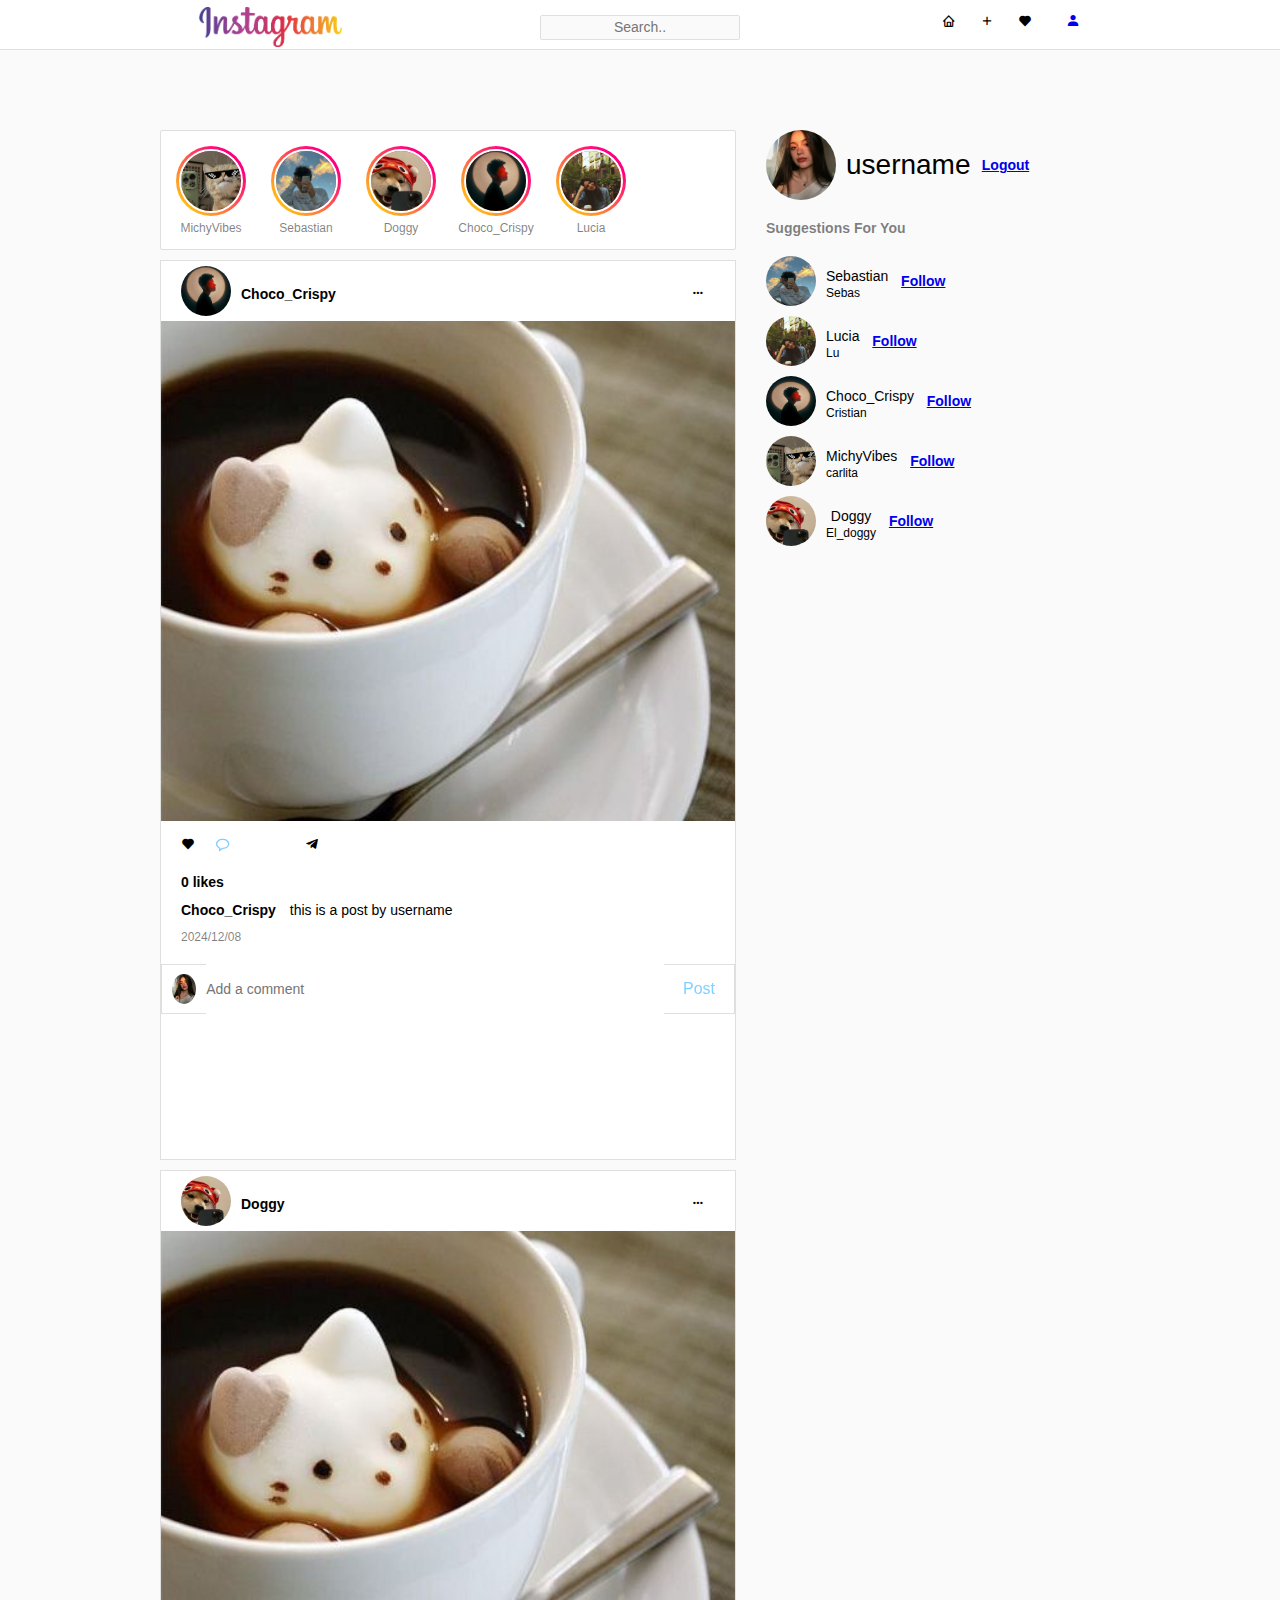
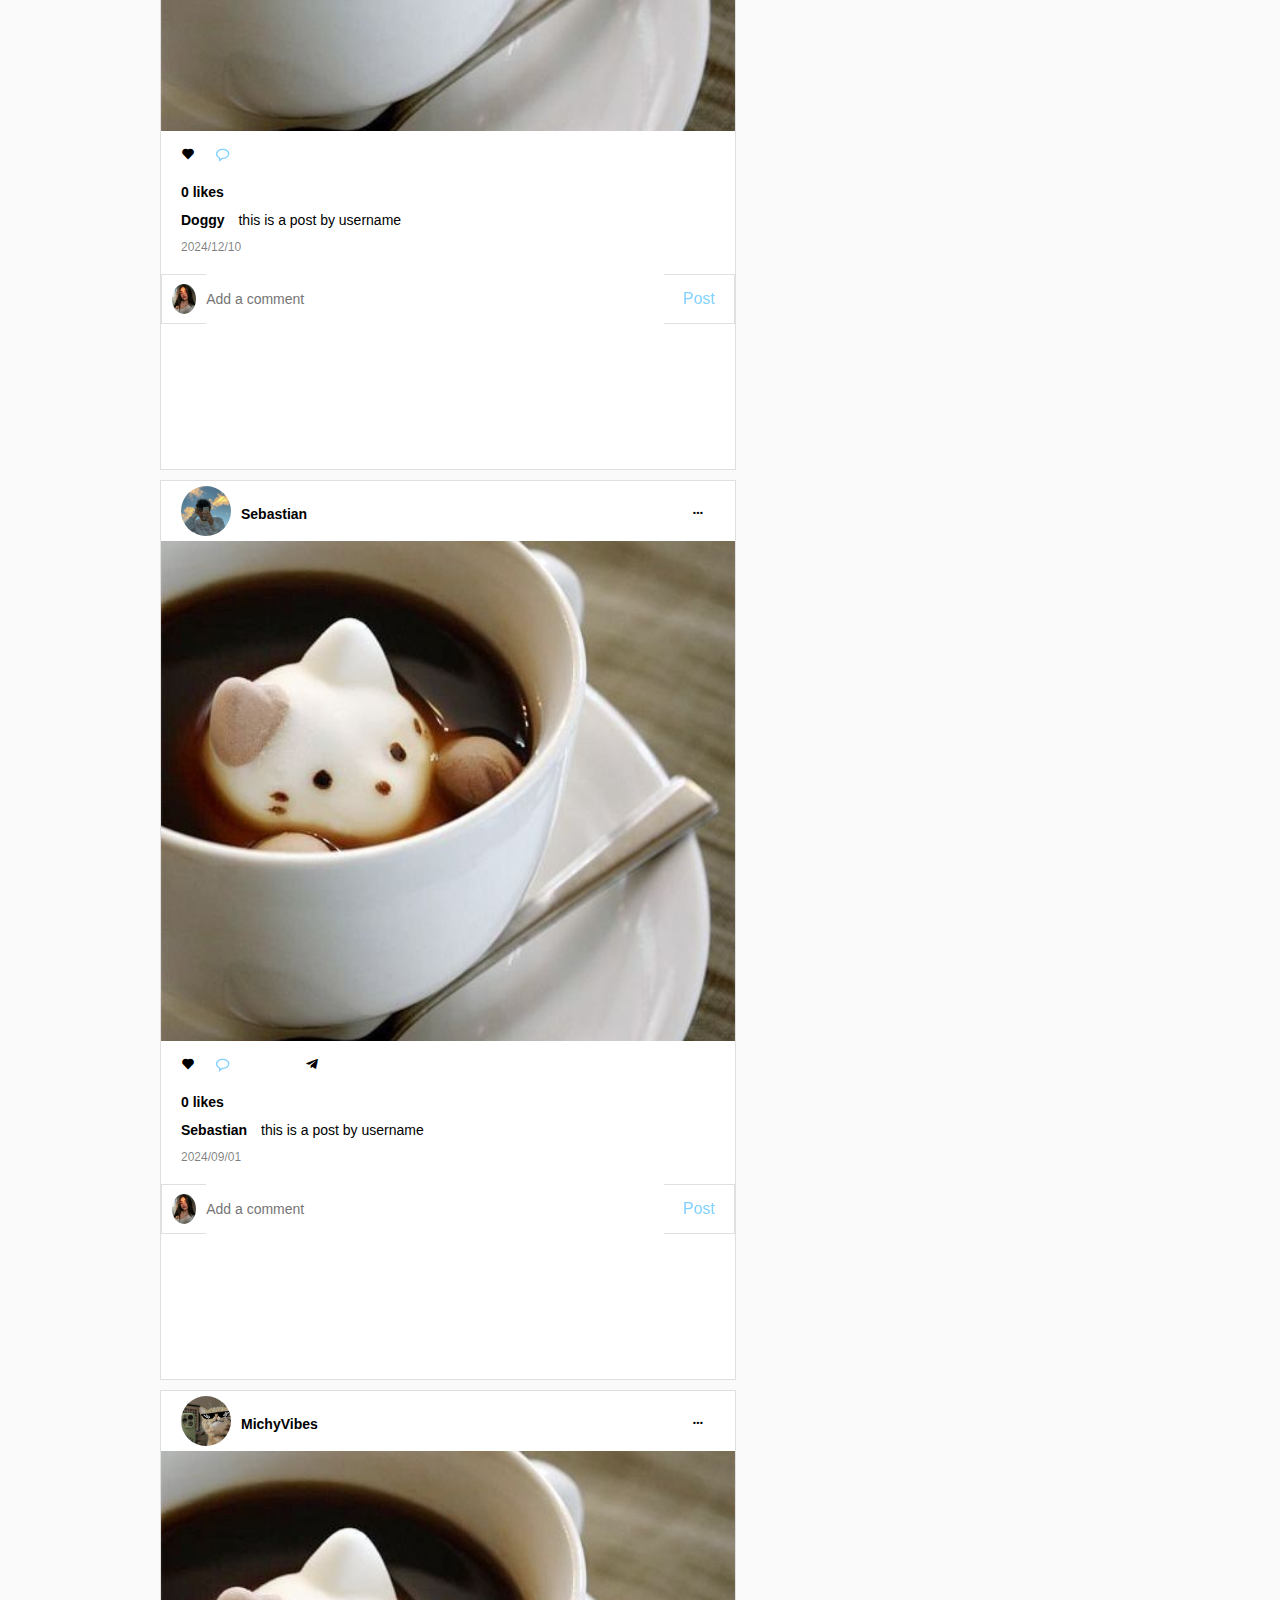
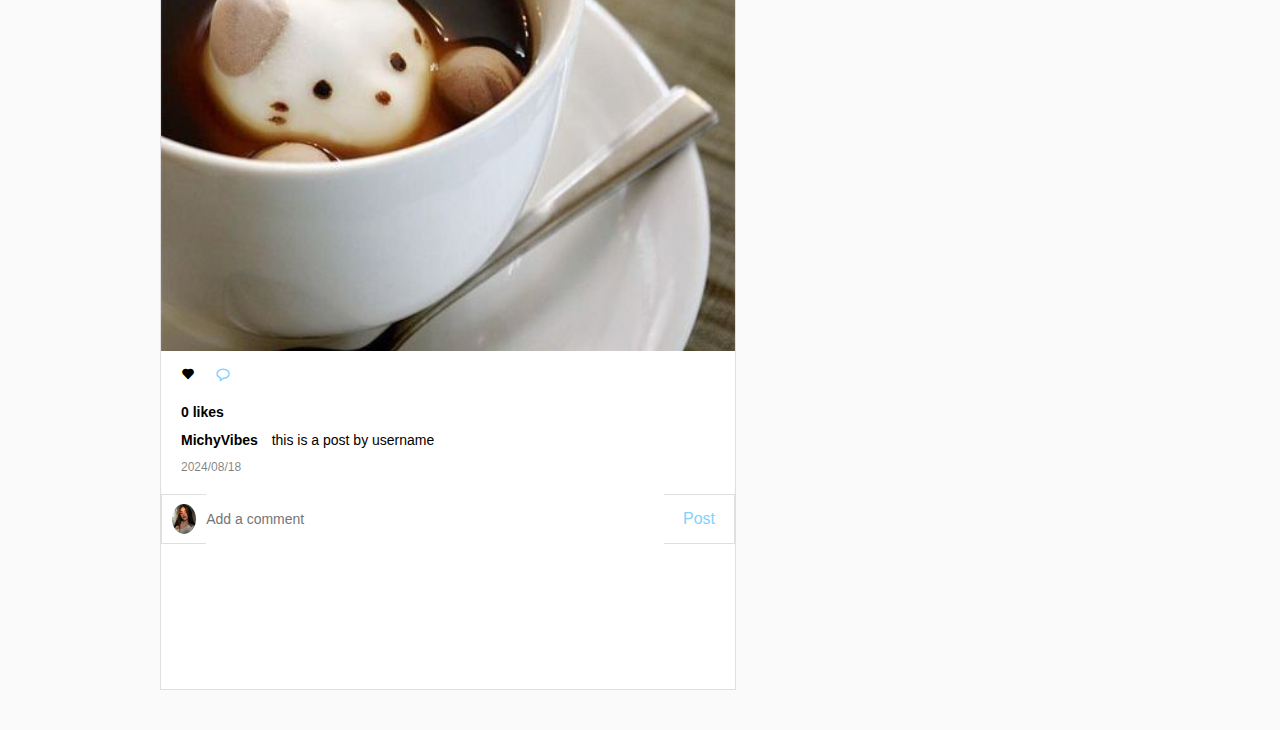
<file: proyecto 2/proyecto 2/index.html>
<!DOCTYPE html>
<html lang="en">
<head>
    <meta charset="UTF-8">
    <meta name="viewport" content="width=device-width, initial-scale=1.0">
    <title>Instagram</title>
    <link rel="stylesheet" href="css/styles.css">
    <link href='https://unpkg.com/boxicons@2.1.4/css/boxicons.min.css' rel='stylesheet'>
</head>
<body>
    <nav class="navbar">
        <div class="nav-wrapper">
            <img class="brand-img" src="images/logotipo-instagram.png">
            <form class="search-form">
                <input type="text" class="search-box" placeholder="search..">
            </form>
            <div class="nav-items">
                <i class='bx bx-home'></i>
                <i class='bx bx-plus'></i>
                <i class='bx bxs-heart'></i>
                <div class="bx user-profile">
                    <a href="./profile.html"><i class='bx bxs-user'></i></a>
                </div>
            </div>
        </div>
    </nav>

    <section class="main">
        <div class="wrapper">
            <div class="left-col">
                <div class="status-wrapper">
                    <div class="status-card">
                        <div class="profile-pic">
                            <img src="images/user_profile4.jpg" alt="">
                        </div>
                        <p class="username">MichyVibes</p> 
                    </div>
                    <div class="status-card">
                        <div class="profile-pic">
                            <img src="images/user_profile.jpg" alt="">
                        </div>
                        <p class="username">Sebastian</p> 
                    </div>
                    <div class="status-card">
                        <div class="profile-pic">
                            <img src="images/user_profile5.jpg" alt="">
                        </div>
                        <p class="username">Doggy</p> 
                    </div>
                    <div class="status-card">
                        <div class="profile-pic">
                            <img src="images/user_profile3.jpg" alt="">
                        </div>
                        <p class="username">Choco_Crispy</p> 
                    </div>
                    <div class="status-card">
                        <div class="profile-pic">
                            <img src="images/user_profile2.jpg" alt="">
                        </div>
                        <p class="username">Lucia</p> 
                    </div>
                </div>
                <div class="post">
                    <div class="info">
                        <div class="user">
                            <div class="profile-pic">
                                <img src="images/user_profile3.jpg" alt="">
                            </div>
                            <p class="username">Choco_Crispy</p>
                        </div>
                        <i class='bx bx-dots-horizontal-rounded options'></i>
                    </div>

                    <img src="images/1.jpg" class="post-image"> <!-- LA IMAGEN ES LA MISMA Q ESTARA EN SU PERFIL -->
                    <div class="post-content">
                        <div class="reaction-wrapper">
                            <i class='icon bx bxs-heart like-btn'></i>
                            <i class='icon bx bx-message-rounded comment-btn'></i>
                            <i class='icon bx bxl-telegram'></i>
                        </div>
                        <div class="likes">0 likes</div>
                        <p class="description"><span>Choco_Crispy</span> this is a post by username</p> <!-- PONER DESCRIPCION -->
                        <p class="post-time">2024/12/08</p>
                    </div>

                    <div class="comment-wrapper">
                        <img src="images/user.jpg" class="icon">
                        <input type="text" class="comment-box" placeholder="Add a comment">
                        <button class="add-comment-btn">Post</button> 
                    </div>
                    <div class="comments-list"></div> 
                </div>
                <div class="post">
                    <div class="info">
                        <div class="user">
                            <div class="profile-pic">
                                <img src="images/user_profile5.jpg" alt="">
                            </div>
                            <p class="username">Doggy</p>
                        </div>
                        <i class='bx bx-dots-horizontal-rounded options'></i>
                    </div>

                    <img src="images/1.jpg" class="post-image"> <!-- LA IMAGEN ES LA MISMA Q ESTARA EN SU PERFIL -->
                    <div class="post-content">
                        <div class="reaction-wrapper">
                            <i class='icon bx bxs-heart like-btn'></i>
                            <i class='icon bx bx-message-rounded comment-btn'></i>
                        </div>
                        <div class="likes">0 likes</div>
                        <p class="description"><span>Doggy</span> this is a post by username</p> <!-- PONER DESCRIPCION -->
                        <p class="post-time">2024/12/10</p>
                    </div>

                    <div class="comment-wrapper">
                        <img src="images/user.jpg" class="icon">
                        <input type="text" class="comment-box" placeholder="Add a comment">
                        <button class="add-comment-btn">Post</button> 
                    </div>
                    <div class="comments-list"></div> 
                </div>
                <div class="post">
                    <div class="info">
                        <div class="user">
                            <div class="profile-pic">
                                <img src="images/user_profile.jpg" alt="">
                            </div>
                            <p class="username">Sebastian</p>
                        </div>
                        <i class='bx bx-dots-horizontal-rounded options'></i>
                    </div>

                    <img src="images/1.jpg" class="post-image"> <!-- LA IMAGEN ES LA MISMA Q ESTARA EN SU PERFIL -->
                    <div class="post-content">
                        <div class="reaction-wrapper">
                            <i class='icon bx bxs-heart like-btn'></i>
                            <i class='icon bx bx-message-rounded comment-btn'></i>
                            <i class='icon bx bxl-telegram'></i>
                        </div>
                        <div class="likes">0 likes</div>
                        <p class="description"><span>Sebastian</span> this is a post by username</p> <!-- PONER DESCRIPCION -->
                        <p class="post-time">2024/09/01</p>
                    </div>

                    <div class="comment-wrapper">
                        <img src="images/user.jpg" class="icon">
                        <input type="text" class="comment-box" placeholder="Add a comment">
                        <button class="add-comment-btn">Post</button> 
                    </div>
                    <div class="comments-list"></div> 
                </div>
                <div class="post">
                    <div class="info">
                        <div class="user">
                            <div class="profile-pic">
                                <img src="images/user_profile4.jpg" alt="">
                            </div>
                            <p class="username">MichyVibes</p>
                        </div>
                        <i class='bx bx-dots-horizontal-rounded options'></i>
                    </div>

                    <img src="images/1.jpg" class="post-image"> <!-- LA IMAGEN ES LA MISMA Q ESTARA EN SU PERFIL -->
                    <div class="post-content">
                        <div class="reaction-wrapper">
                            <i class='icon bx bxs-heart like-btn'></i>
                            <i class='icon bx bx-message-rounded comment-btn'></i>
                        </div>
                        <div class="likes">0 likes</div>
                        <p class="description"><span>MichyVibes</span> this is a post by username</p> <!-- PONER DESCRPCION -->
                        <p class="post-time">2024/08/18</p>
                    </div>

                    <div class="comment-wrapper">
                        <img src="images/user.jpg" class="icon">
                        <input type="text" class="comment-box" placeholder="Add a comment">
                        <button class="add-comment-btn">Post</button> 
                    </div>
                    <div class="comments-list"></div> 
                </div>
            </div>

            <div class="right-col">
                <div class="profile-card">
                    <div class="profile-pic">
                        <img src="images/user.jpg" alt="">
                    </div>
                    <div>
                        <p class="profile-user-name">username</p>
                    </div>
                    <button class="logout-btn"><a href="login.html">Logout</a></button>
                </div>
                <p class="suggestion-text">Suggestions For You</p>
                <div class="suggestion-card">
                    <div class="suggestion-pic">
                        <img src="images/user_profile.jpg" alt="">
                    </div>
                    <div>
                        <p class="username">Sebastian</p>
                        <p class="sub-text">Sebas</p>
                    </div>
                    <button class="follow-btn"> <a href="user_profile.html">Follow</a></button>
                </div>
                <div class="suggestion-card">
                    <div class="suggestion-pic">
                        <img src="images/user_profile2.jpg" alt="">
                    </div>
                    <div>
                        <p class="username">Lucia</p>
                        <p class="sub-text">Lu
                        </p>
                    </div>
                    <button class="follow-btn"> <a href="user_profile2.html">Follow</a></button>
                </div>
                <div class="suggestion-card">
                    <div class="suggestion-pic">
                        <img src="images/user_profile3.jpg" alt="">
                    </div>
                    <div>
                        <p class="username">Choco_Crispy</p>
                        <p class="sub-text">Cristian</p>
                    </div>
                    <button class="follow-btn"> <a href="user_profile3.html">Follow</a></button>
                </div>
                <div class="suggestion-card">
                    <div class="suggestion-pic">
                        <img src="images/user_profile4.jpg" alt="">
                    </div>
                    <div>
                        <p class="username">MichyVibes</p>
                        <p class="sub-text">carlita</p> <!-- REVISAR -->
                    </div>
                    <button class="follow-btn"> <a href="user_profile4.html">Follow</a></button>
                </div>
                <div class="suggestion-card">
                    <div class="suggestion-pic">
                        <img src="images/user_profile5.jpg" alt="">
                    </div>
                    <div>
                        <p class="username">Doggy</p>
                        <p class="sub-text">El_doggy</p>
                    </div>
                    <button class="follow-btn"> <a href="user_profile5.html">Follow</a></button>
                </div>
            </div>
        </div>
    </section>
    <script src="js/index.js"></script> 
    <script src="js/edit_profile.js"></script>
</body>
</html>
</file>
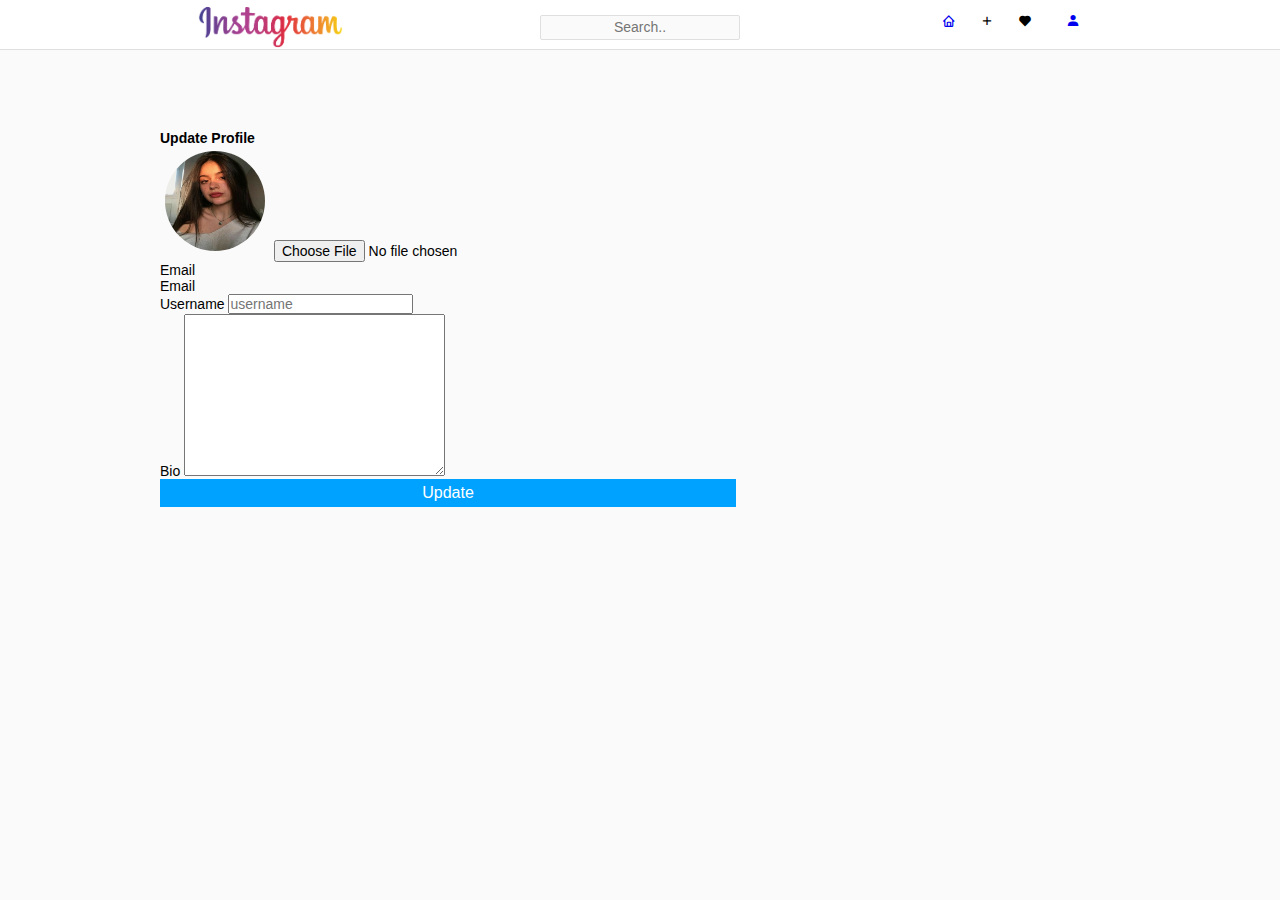
<file: proyecto 2/proyecto 2/edit_profile.html>
<!DOCTYPE html>
<html lang="en">
<head>
    <meta charset="UTF-8">
    <meta name="viewport" content="width=device-width, initial-scale=1.0">
    <title>Instagram / Edit Profile</title>
    <link rel="stylesheet" href="css/styles.css">
    <link href='https://unpkg.com/boxicons@2.1.4/css/boxicons.min.css' rel='stylesheet'>
</head>
<body>
    <nav class="navbar">
        <div class="nav-wrapper">
            <img class="brand-img" src="images/logotipo-instagram.png">
            <form class="search-form">
                <input type="text" class="search-box" placeholder="search..">
            </form>
            <div class="nav-items">
                <a href="./index.html"><i class='bx bx-home'></i></a>
                <i class='bx bx-plus'></i>
                <i class='bx bxs-heart'></i>
                <div class="bx user-profile">
                    <a href="./profile.html"><i class='bx bxs-user'></i></a>
                </div>
            </div>
        </div>
    </nav>

    <section class="main">
        <div class="wrapper">
            <div class="left-col">
                <h3>Update Profile</h3>

                <form>
                    <div class="mb-3">
                        <img src="images/user.jpg" id="profileImagePreview" class="edit-profile-image" alt="">
                        <input type="file" id="profileImage" name="image" class="form-control">
                    </div>
                    <div class="mb-3">
                        <label for="email" class="form-label">Email</label>
                        <p class="form-control">Email</p>
                    </div>
                    <div class="mb-3">
                        <label for="username" class="form-label">Username</label>
                        <input type="text" class="form-control" name="username" id="username" placeholder="username">
                    </div>
                    <div class="mb-3">
                        <label for="bio" class="form-label">Bio</label>
                        <textarea name="bio" id="bio" class="form-control" cols="30" rows="10"></textarea>
                    </div>
                    <div class="mb-3">
                        <input name="update_profile_btn" id="update_profile_btn" class="update_profile_btn" value="Update" type="button">
                    </div>
                </form>
            </div>
        </div>
    </section>

    <script src="js/edit_profile.js"></script> 
</body>
</html>
</file>
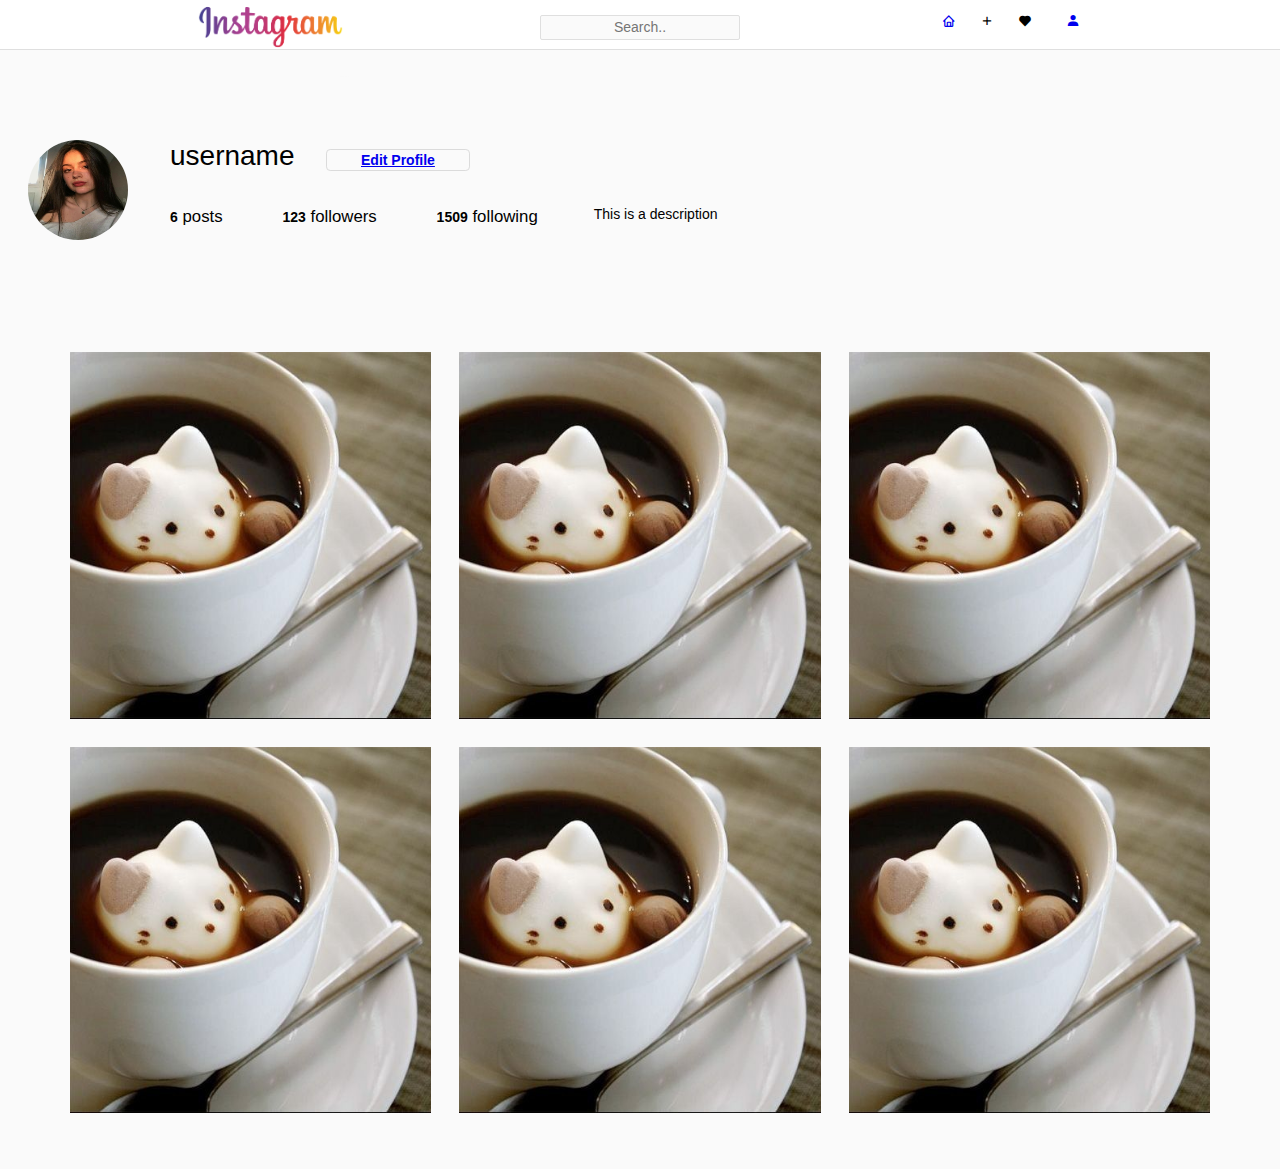
<file: proyecto 2/proyecto 2/profile.html>
<!DOCTYPE html>
<html lang="en">

<head>
    <meta charset="UTF-8">
    <meta name="viewport" content="width=device-width, initial-scale=1.0">
    <title>Instagram / profile</title>
    <link rel="stylesheet" href="css/styles.css">
    <link href='https://unpkg.com/boxicons@2.1.4/css/boxicons.min.css' rel='stylesheet'>
</head>

<body>

    <nav class="navbar">
        <div class="nav-wrapper">
            <img class="brand-img" src="images/logotipo-instagram.png">
            <form class="search-form">
                <input type="text" class="search-box" placeholder="search..">
            </form>
            <div class="nav-items">
                <a href="./index.html"><i class='bx bx-home'></i></a>
                <i class='bx bx-plus'></i>
                <i class='bx bxs-heart'></i>
                <div class="bx user-profile">
                    <a href="./profile.html"><i class='bx bxs-user'></i></a>
                </div>
            </div>
        </div>
    </nav>

    <header class="profile-header">
        <div class="profile-container">
            <div class="profile">
                <div class="profile-image">
                    <img src="images/user.jpg" alt=""> <!-- Cambiar a la imagen por defecto -->
                </div>
                <div class="profile-user settings">
                    <h1 class="profile-user-name">username</h1>
                    <button class="profile-btn profile-edit-btn"><a href="edit_profile.html">Edit Profile</a></button>
                    <button class="profile-btn profile-settings-btn" aria-label="profile settings">
                        <i class="fas fa-cog"></i>
                    </button>
                </div>
                <div class="profile-stats">
                    <ul>
                        <li> <span class="profile-stat-count">6</span> posts</li>
                        <li> <span class="profile-stat-count">123</span> followers</li>
                        <li> <span class="profile-stat-count">1509</span> following</li>
                    </ul>
                </div>
                <div class="profile-bio">
                    <p><span class="profile-real-name">Name</span>This is a description</p>
                </div>
            </div>
        </div>
    </header>

    <main>
        <div class="profile-container">
            <div class="gallery">
                <div class="gallery-item">
                    <img src="images/1.jpg" class="gallery-image"> <!-- revisar img -->
                    <div class="gallery-item-info">
                        <ul>
                            <li class="gallery-item-likes">
                                <i class='icon bx bxs-heart like-btn'></i>
                                <span class="hide-gallery-element"> 154</span> <!-- aca solo numero-->
                            </li>
                            <li class="gallery-item-comments">
                                <i class='icon bx bx-message-rounded comment-btn'></i>
                                <span class="hiden-gallery-element"> 78</span> <!-- aca solo numero-->
                            </li>
                        </ul>
                    </div>
                </div>

                <div class="gallery-item">
                    <img src="images/1.jpg" class="gallery-image"> <!-- revisar img -->
                    <div class="gallery-item-info">
                        <ul>
                            <li class="gallery-item-likes">
                                <i class='icon bx bxs-heart like-btn'></i>
                                <span class="hide-gallery-element"> 89 </span> <!-- aca solo numero-->
                            </li>
                            <li class="gallery-item-comments">
                                <i class='icon bx bx-message-rounded comment-btn'></i>
                                <span class="hiden-gallery-element">48</span> <!-- aca solo numero-->
                            </li>
                        </ul>
                    </div>
                </div>

                <div class="gallery-item">
                    <img src="images/1.jpg" class="gallery-image"> <!-- revisar img -->
                    <div class="gallery-item-info">
                        <ul>
                            <li class="gallery-item-likes">
                                <i class='icon bx bxs-heart like-btn'></i>
                                <span class="hide-gallery-element">17</span> <!-- aca solo numero-->
                            </li>
                            <li class="gallery-item-comments">
                                <i class='icon bx bx-message-rounded comment-btn'></i>
                                <span class="hiden-gallery-element"> 20</span> <!-- aca solo numero-->
                            </li>
                        </ul>
                    </div>
                </div>

                <div class="gallery-item">
                    <img src="images/1.jpg" class="gallery-image"> <!-- revisar img -->
                    <div class="gallery-item-info">
                        <ul>
                            <li class="gallery-item-likes">
                                <i class='icon bx bxs-heart like-btn'></i>
                                <span class="hide-gallery-element">21 </span>
                            </li>
                            <li class="gallery-item-comments">
                                <i class='icon bx bx-message-rounded comment-btn'></i>
                                <span class="hiden-gallery-element"> 31 </span> <!-- aca solo numero-->
                            </li>
                        </ul>
                    </div>
                </div>

                <div class="gallery-item">
                    <img src="images/1.jpg" class="gallery-image"> <!-- revisar img -->
                    <div class="gallery-item-info">
                        <ul>
                            <li class="gallery-item-likes">
                                <i class='icon bx bxs-heart like-btn'></i>
                                <span class="hide-gallery-element"> 54 </span> <!-- aca solo numero-->
                            </li>
                            <li class="gallery-item-comments">
                                <i class='icon bx bx-message-rounded comment-btn'></i>
                                <span class="hiden-gallery-element">7</span> <!-- aca solo numero-->
                            </li>
                        </ul>
                    </div>
                </div>

                <div class="gallery-item">
                    <img src="images/1.jpg" class="gallery-image"> <!-- revisar img -->
                    <div class="gallery-item-info">
                        <ul>
                            <li class="gallery-item-likes">
                                <i class='icon bx bxs-heart like-btn'></i>
                                <span class="hide-gallery-element">86</span> 
                            </li>
                            <li class="gallery-item-comments">
                                <i class='icon bx bx-message-rounded comment-btn'></i>
                                <span class="hiden-gallery-element">13 </span> 
                            </li>
                        </ul>
                    </div>
                </div>
            </div>
        </div>
    </main>
    <script src="js/edit_profile.js"></script>
    <script src="js/profile.js"></script>

</body>

</html>
</file>
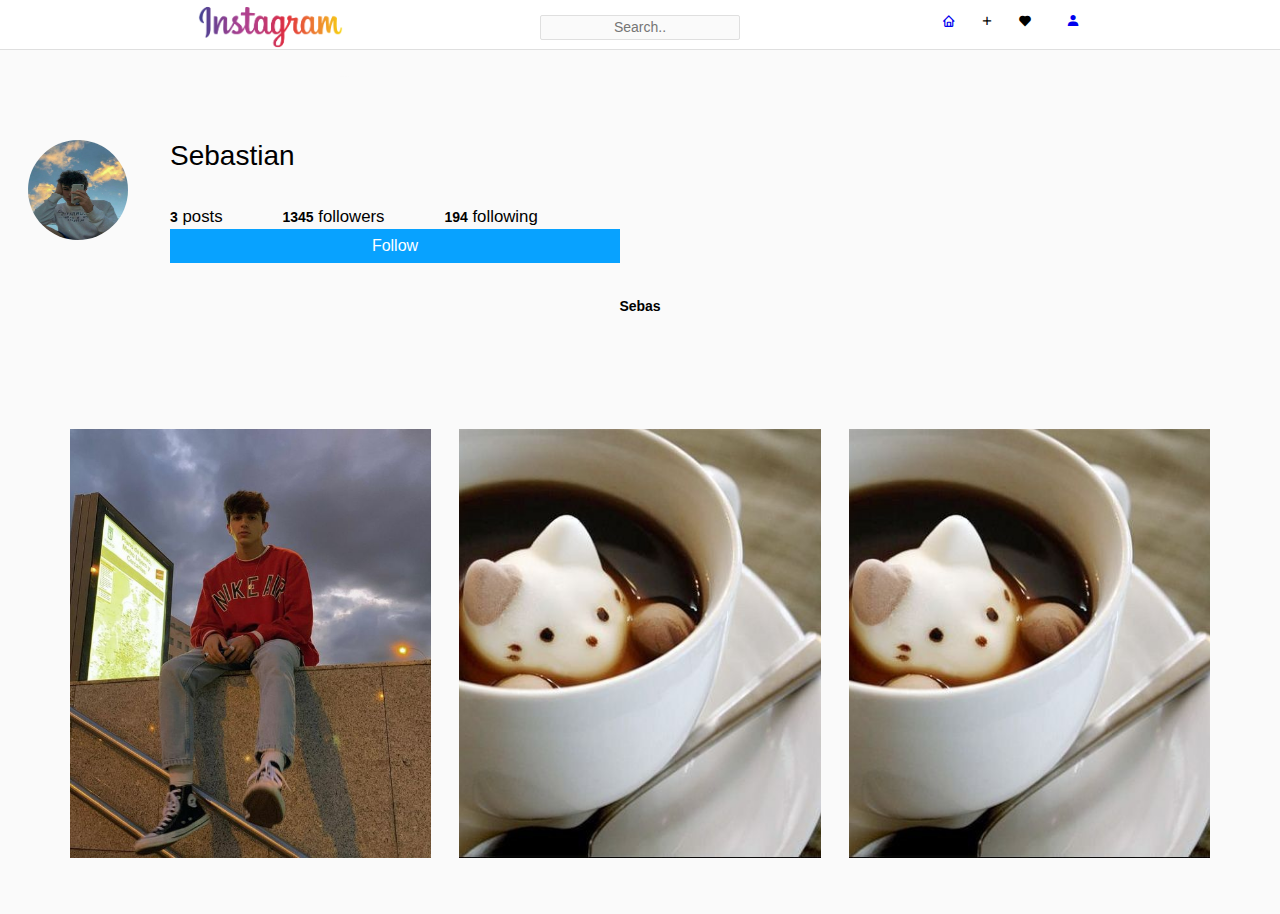
<file: proyecto 2/proyecto 2/user_profile.html>
<!DOCTYPE html>
<html lang="en">
<head>
    <meta charset="UTF-8">
    <meta name="viewport" content="width=device-width, initial-scale=1.0">
    <title>Instagram/ user-profile</title>
    <link rel="stylesheet" href="css/styles.css">
    <link href='https://unpkg.com/boxicons@2.1.4/css/boxicons.min.css' rel='stylesheet'>
</head>
<body>

    <nav class="navbar">
        <div class="nav-wrapper">
            <img class="brand-img" src="images/logotipo-instagram.png">
            <form class="search-form">
                <input type="text" class="search-box" placeholder="search..">
            </form>
            <div class="nav-items">
                <a href="./index.html"><i class='bx bx-home'></i></a>
                <i class='bx bx-plus'></i>
                <i class='bx bxs-heart'></i>
                <div class="bx user-profile">
                    <a href="./profile.html"><i class='bx bxs-user'></i></a>
                </div>
            </div>
        </div>
    </nav>
<header class="profile-header">
    <div class="profile-container">
        <div class="profile">
            <div class="profile-image">
                <img src="images/user_profile.jpg" alt=""> 
            </div>
            <div class="profile-user.settings" style="width: 35%; text-align: left;">
                <h1 class="profile-user-name">Sebastian</h1>
            </div>
            <div class="profile-stats">
                <ul>
                    <li> <span class="profile-stat-count">3</span> posts</li>
                    <li> <span class="profile-stat-count">1345</span> followers</li>
                    <li> <span class="profile-stat-count">194</span> following</li>
                </ul>

                <form action="">
                    <button type="submit" class="follow-btn-user-profile">Follow</button>
                </form>
            </div>
            <div class="profile-bio" style="text-align: center;width: 100%;">
                <p style="text-align: center;">
                    <span class="profile-real-name">Sebas</span>  <!-- HAY Q ARREGLAR LA DESCRIPCION/BIO PARA Q SE ESTE EN EL LUGAR CORRECTO -->
                </p>
            </div>
        </div>
    </div>
</header>

<main>
    <div class="profile-container">
        <div class="gallery">
            <div class="gallery-item">
                <img src="images/post.jpg" class="gallery-image"> <!-- revisar img -->
                <div class="gallery-item-info">
                    <ul>
                        <li class="gallery-item-likes">
                            <i class='icon bx bxs-heart like-btn'></i>
                            <span class="hide-gallery-element"> 154 </span> <!-- aca solo numero-->
                        </li>
                        <li class="gallery-item-comments">
                            <i class='icon bx bx-message-rounded comment-btn'></i>
                            <span class="hiden-gallery-element"> 78</span> <!-- aca solo numero-->
                        </li>
                    </ul>
                </div>
            </div>

            <div class="gallery-item">
                <img src="images/1.jpg" class="gallery-image"> <!-- revisar img -->
                <div class="gallery-item-info">
                    <ul>
                        <li class="gallery-item-likes">
                            <i class='icon bx bxs-heart like-btn'></i>
                            <span class="hide-gallery-element"> 789 </span> <!-- aca solo numero-->
                        </li>
                        <li class="gallery-item-comments">
                            <i class='icon bx bx-message-rounded comment-btn'></i>
                            <span class="hiden-gallery-element">48</span> <!-- aca solo numero-->
                        </li>
                    </ul>
                </div>
            </div>

            <div class="gallery-item">
                <img src="images/1.jpg" class="gallery-image"> <!-- revisar img -->
                <div class="gallery-item-info">
                    <ul>
                        <li class="gallery-item-likes">
                            <i class='icon bx bxs-heart like-btn'></i>
                            <span class="hide-gallery-element">178</span> <!-- aca solo numero-->
                        </li>
                        <li class="gallery-item-comments">
                            <i class='icon bx bx-message-rounded comment-btn'></i>
                            <span class="hiden-gallery-element"> 489</span> <!-- aca solo numero-->
                        </li>
                    </ul>
                </div>
            </div>

        </div>
    </div>
</main>

<script src="js/profile.js"></script>
<script src="js/user_profile.js"></script>
</body>
</html>
</file>
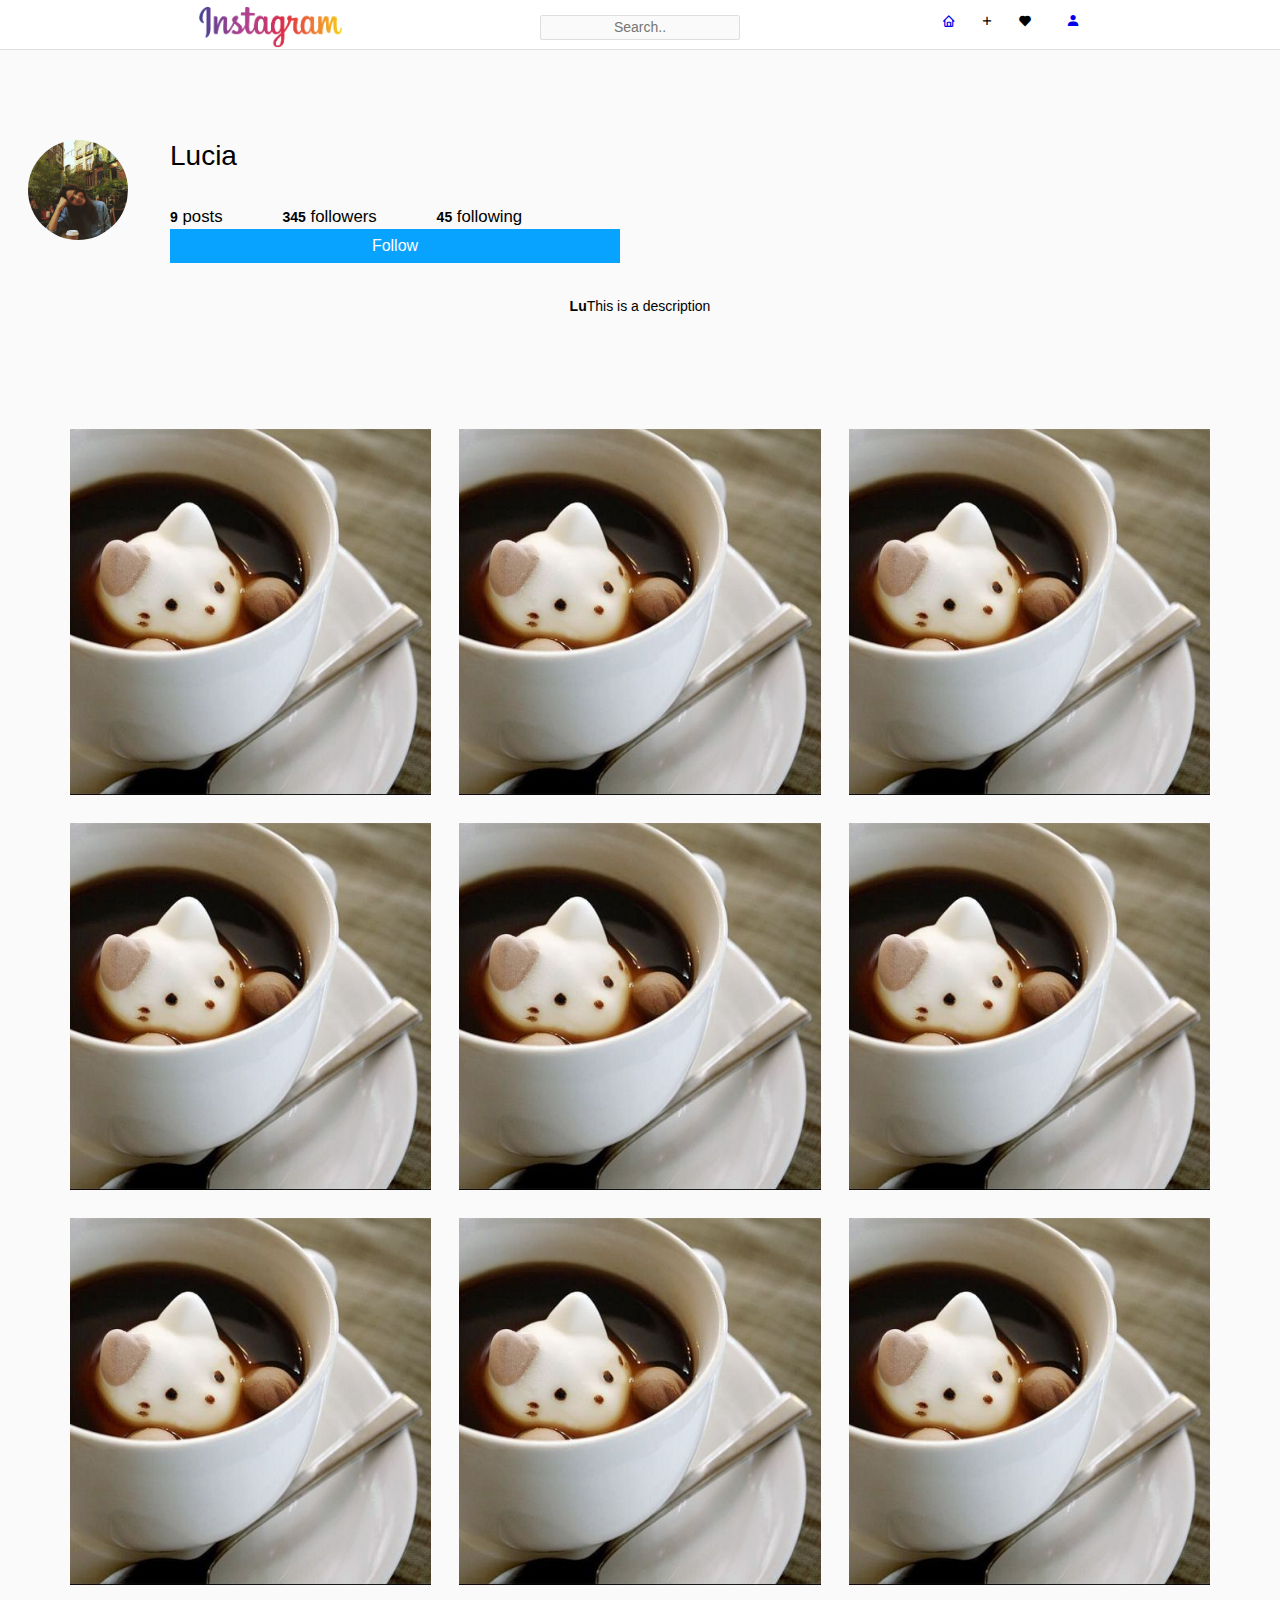
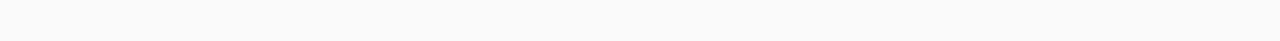
<file: proyecto 2/proyecto 2/user_profile2.html>
<!DOCTYPE html>
<html lang="en">
<head>
    <meta charset="UTF-8">
    <meta name="viewport" content="width=device-width, initial-scale=1.0">
    <title>Instagram/ user-profile 2</title>
    <link rel="stylesheet" href="css/styles.css">
    <link href='https://unpkg.com/boxicons@2.1.4/css/boxicons.min.css' rel='stylesheet'>
</head>
<body>

    <nav class="navbar">
        <div class="nav-wrapper">
            <img class="brand-img" src="images/logotipo-instagram.png">
            <form class="search-form">
                <input type="text" class="search-box" placeholder="search..">
            </form>
            <div class="nav-items">
                <a href="./index.html"><i class='bx bx-home'></i></a>
                <i class='bx bx-plus'></i>
                <i class='bx bxs-heart'></i>
                <div class="bx user-profile">
                    <a href="./profile.html"><i class='bx bxs-user'></i></a>
                </div>
            </div>
        </div>
    </nav>
<header class="profile-header">
    <div class="profile-container">
        <div class="profile">
            <div class="profile-image">
                <img src="images/user_profile2.jpg" alt=""> 
            </div>
            <div class="profile-user.settings" style="width: 35%; text-align: left;">
                <h1 class="profile-user-name">Lucia</h1>
            </div>
            <div class="profile-stats">
                <ul>
                    <li> <span class="profile-stat-count">9</span> posts</li>
                    <li> <span class="profile-stat-count">345</span> followers</li>
                    <li> <span class="profile-stat-count">45</span> following</li>
                </ul>

                <form action="">
                    <button type="submit" class="follow-btn-user-profile">Follow</button>
                </form>
            </div>
            <div class="profile-bio" style="text-align: center;width: 100%;">
                <p style="text-align: center;">
                    <span class="profile-real-name">Lu</span>This is a description <!-- HAY Q ARREGLAR LA DESCRIPCION/BIO PARA Q SE ESTE EN EL LUGAR CORRECTO -->
                </p>
            </div>
        </div>
    </div>
</header>

<main>
    <div class="profile-container">
        <div class="gallery">
            <div class="gallery-item">
                <img src="images/1.jpg" class="gallery-image"> <!-- revisar img -->
                <div class="gallery-item-info">
                    <ul>
                        <li class="gallery-item-likes">
                            <i class='icon bx bxs-heart like-btn'></i>
                            <span class="hide-gallery-element"> 14 </span> <!-- aca solo numero-->
                        </li>
                        <li class="gallery-item-comments">
                            <i class='icon bx bx-message-rounded comment-btn'></i>
                            <span class="hiden-gallery-element"> 8</span> <!-- aca solo numero-->
                        </li>
                    </ul>
                </div>
            </div>

            <div class="gallery-item">
                <img src="images/1.jpg" class="gallery-image"> <!-- revisar img -->
                <div class="gallery-item-info">
                    <ul>
                        <li class="gallery-item-likes">
                            <i class='icon bx bxs-heart like-btn'></i>
                            <span class="hide-gallery-element"> 79 </span> <!-- aca solo numero-->
                        </li>
                        <li class="gallery-item-comments">
                            <i class='icon bx bx-message-rounded comment-btn'></i>
                            <span class="hiden-gallery-element">48</span> <!-- aca solo numero-->
                        </li>
                    </ul>
                </div>
            </div>

            <div class="gallery-item">
                <img src="images/1.jpg" class="gallery-image"> <!-- revisar img -->
                <div class="gallery-item-info">
                    <ul>
                        <li class="gallery-item-likes">
                            <i class='icon bx bxs-heart like-btn'></i>
                            <span class="hide-gallery-element">18</span> <!-- aca solo numero-->
                        </li>
                        <li class="gallery-item-comments">
                            <i class='icon bx bx-message-rounded comment-btn'></i>
                            <span class="hiden-gallery-element">9</span> <!-- aca solo numero-->
                        </li>
                    </ul>
                </div>
            </div>

            <div class="gallery-item">
                <img src="images/1.jpg" class="gallery-image"> <!-- revisar img -->
                <div class="gallery-item-info">
                    <ul>
                        <li class="gallery-item-likes">
                            <i class='icon bx bxs-heart like-btn'></i>
                            <span class="hide-gallery-element">14</span>
                        </li>
                        <li class="gallery-item-comments">
                            <i class='icon bx bx-message-rounded comment-btn'></i>
                            <span class="hiden-gallery-element">4</span> <!-- aca solo numero-->
                        </li>
                    </ul>
                </div>
            </div>

            <div class="gallery-item">
                <img src="images/1.jpg" class="gallery-image"> <!-- revisar img -->
                <div class="gallery-item-info">
                    <ul>
                        <li class="gallery-item-likes">
                            <i class='icon bx bxs-heart like-btn'></i>
                            <span class="hide-gallery-element">30</span> <!-- aca solo numero-->
                        </li>
                        <li class="gallery-item-comments">
                            <i class='icon bx bx-message-rounded comment-btn'></i>
                            <span class="hiden-gallery-element">27</span> <!-- aca solo numero-->
                        </li>
                    </ul>
                </div>
            </div>

            <div class="gallery-item">
                <img src="images/1.jpg" class="gallery-image"> <!-- revisar img -->
                <div class="gallery-item-info">
                    <ul>
                        <li class="gallery-item-likes">
                            <i class='icon bx bxs-heart like-btn'></i>
                            <span class="hide-gallery-element">6</span> 
                        </li>
                        <li class="gallery-item-comments">
                            <i class='icon bx bx-message-rounded comment-btn'></i>
                            <span class="hiden-gallery-element">3</span> 
                        </li>
                    </ul>
                </div>
            </div>
            <div class="gallery-item">
                <img src="images/1.jpg" class="gallery-image"> <!-- revisar img -->
                <div class="gallery-item-info">
                    <ul>
                        <li class="gallery-item-likes">
                            <i class='icon bx bxs-heart like-btn'></i>
                            <span class="hide-gallery-element">30</span> 
                        </li>
                        <li class="gallery-item-comments">
                            <i class='icon bx bx-message-rounded comment-btn'></i>
                            <span class="hiden-gallery-element">12</span> 
                        </li>
                    </ul>
                </div>
            </div>
            <div class="gallery-item">
                <img src="images/1.jpg" class="gallery-image"> <!-- revisar img -->
                <div class="gallery-item-info">
                    <ul>
                        <li class="gallery-item-likes">
                            <i class='icon bx bxs-heart like-btn'></i>
                            <span class="hide-gallery-element">20</span> 
                        </li>
                        <li class="gallery-item-comments">
                            <i class='icon bx bx-message-rounded comment-btn'></i>
                            <span class="hiden-gallery-element">7</span> 
                        </li>
                    </ul>
                </div>
            </div>
            <div class="gallery-item">
                <img src="images/1.jpg" class="gallery-image"> <!-- revisar img -->
                <div class="gallery-item-info">
                    <ul>
                        <li class="gallery-item-likes">
                            <i class='icon bx bxs-heart like-btn'></i>
                            <span class="hide-gallery-element">60</span> 
                        </li>
                        <li class="gallery-item-comments">
                            <i class='icon bx bx-message-rounded comment-btn'></i>
                            <span class="hiden-gallery-element">13</span> 
                        </li>
                    </ul>
                </div>
            </div>
        </div>
    </div>
</main>

<script src="js/profile.js"></script>
<script src="js/user_profile.js"></script>
</body>
</html>
</file>
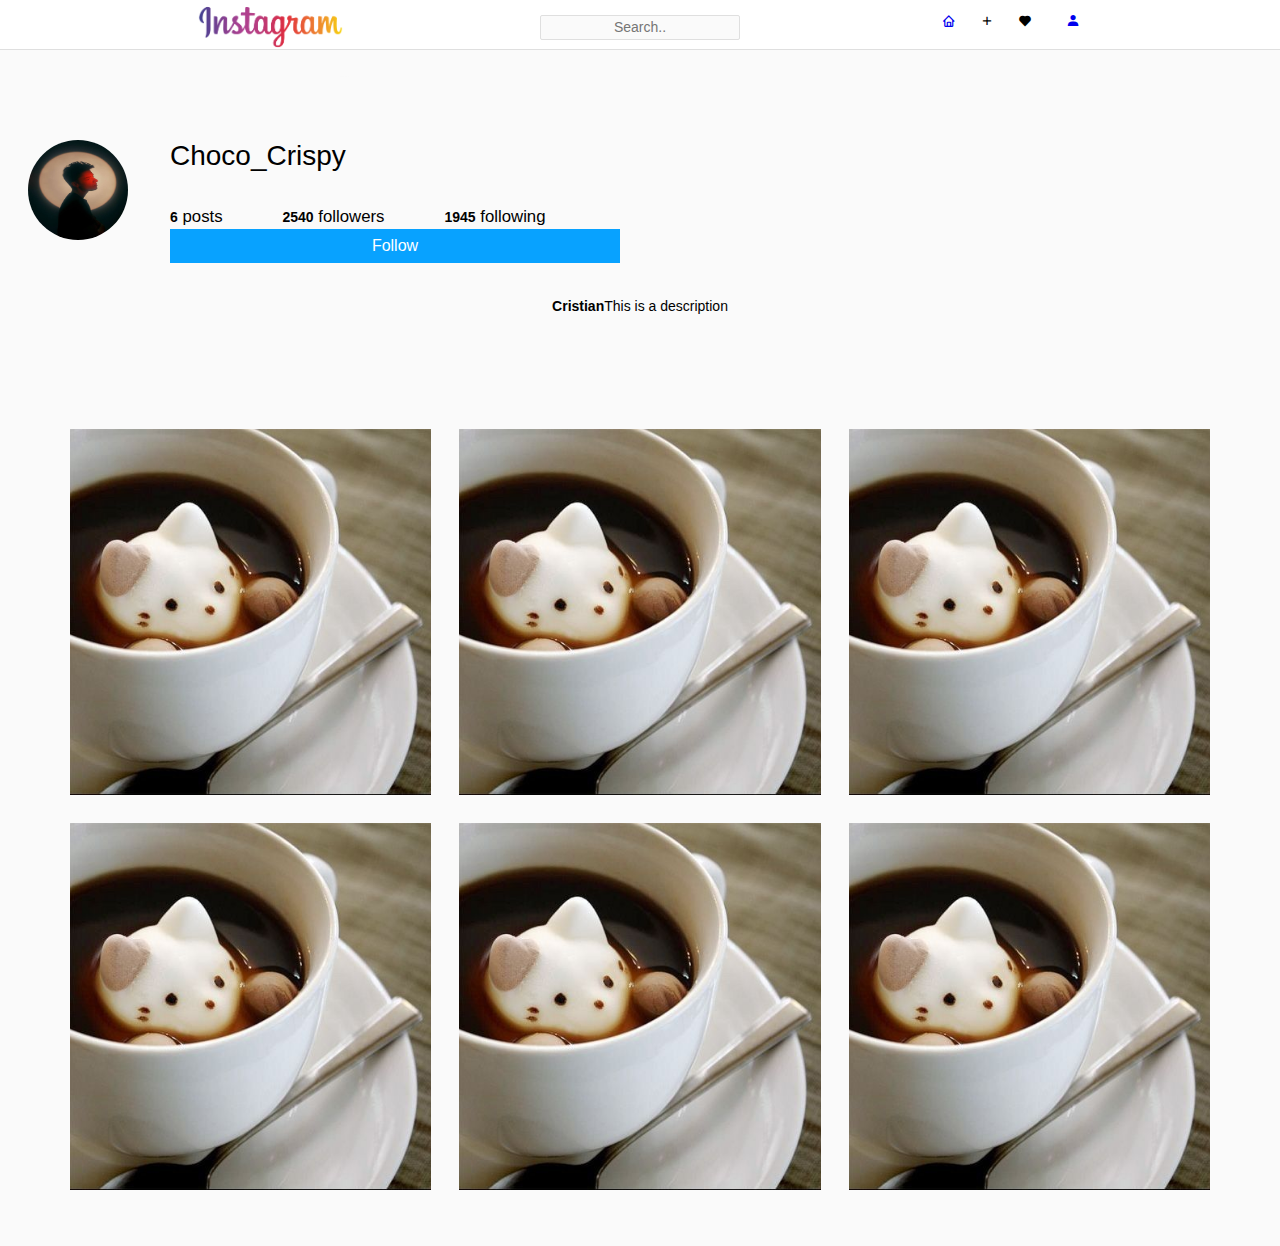
<file: proyecto 2/proyecto 2/user_profile3.html>
<!DOCTYPE html>
<html lang="en">
<head>
    <meta charset="UTF-8">
    <meta name="viewport" content="width=device-width, initial-scale=1.0">
    <title>Instagram/ user-profile</title>
    <link rel="stylesheet" href="css/styles.css">
    <link href='https://unpkg.com/boxicons@2.1.4/css/boxicons.min.css' rel='stylesheet'>
</head>
<body>

    <nav class="navbar">
        <div class="nav-wrapper">
            <img class="brand-img" src="images/logotipo-instagram.png">
            <form class="search-form">
                <input type="text" class="search-box" placeholder="search..">
            </form>
            <div class="nav-items">
                <a href="./index.html"><i class='bx bx-home'></i></a>
                <i class='bx bx-plus'></i>
                <i class='bx bxs-heart'></i>
                <div class="bx user-profile">
                    <a href="./profile.html"><i class='bx bxs-user'></i></a>
                </div>
            </div>
        </div>
    </nav>
<header class="profile-header">
    <div class="profile-container">
        <div class="profile">
            <div class="profile-image">
                <img src="images/user_profile3.jpg" alt=""> 
            </div>
            <div class="profile-user.settings" style="width: 35%; text-align: left;">
                <h1 class="profile-user-name">Choco_Crispy</h1>
            </div>
            <div class="profile-stats">
                <ul>
                    <li> <span class="profile-stat-count">6</span> posts</li>
                    <li> <span class="profile-stat-count">2540</span> followers</li>
                    <li> <span class="profile-stat-count">1945</span> following</li>
                </ul>

                <form action="">
                    <button type="submit" class="follow-btn-user-profile">Follow</button>
                </form>
            </div>
            <div class="profile-bio" style="text-align: center;width: 100%;">
                <p style="text-align: center;">
                    <span class="profile-real-name">Cristian</span>This is a description<!-- HAY Q ARREGLAR LA DESCRIPCION/BIO PARA Q SE ESTE EN EL LUGAR CORRECTO -->
                </p>
            </div>
        </div>
    </div>
</header>

<main>
    <div class="profile-container">
        <div class="gallery">
            <div class="gallery-item">
                <img src="images/1.jpg" class="gallery-image"> <!-- revisar img -->
                <div class="gallery-item-info">
                    <ul>
                        <li class="gallery-item-likes">
                            <i class='icon bx bxs-heart like-btn'></i>
                            <span class="hide-gallery-element"> 154 </span> <!-- aca solo numero-->
                        </li>
                        <li class="gallery-item-comments">
                            <i class='icon bx bx-message-rounded comment-btn'></i>
                            <span class="hiden-gallery-element"> 78</span> <!-- aca solo numero-->
                        </li>
                    </ul>
                </div>
            </div>

            <div class="gallery-item">
                <img src="images/1.jpg" class="gallery-image"> <!-- revisar img -->
                <div class="gallery-item-info">
                    <ul>
                        <li class="gallery-item-likes">
                            <i class='icon bx bxs-heart like-btn'></i>
                            <span class="hide-gallery-element"> 789 </span> <!-- aca solo numero-->
                        </li>
                        <li class="gallery-item-comments">
                            <i class='icon bx bx-message-rounded comment-btn'></i>
                            <span class="hiden-gallery-element">48</span> <!-- aca solo numero-->
                        </li>
                    </ul>
                </div>
            </div>

            <div class="gallery-item">
                <img src="images/1.jpg" class="gallery-image"> <!-- revisar img -->
                <div class="gallery-item-info">
                    <ul>
                        <li class="gallery-item-likes">
                            <i class='icon bx bxs-heart like-btn'></i>
                            <span class="hide-gallery-element">178</span> <!-- aca solo numero-->
                        </li>
                        <li class="gallery-item-comments">
                            <i class='icon bx bx-message-rounded comment-btn'></i>
                            <span class="hiden-gallery-element"> 489</span> <!-- aca solo numero-->
                        </li>
                    </ul>
                </div>
            </div>

            <div class="gallery-item">
                <img src="images/1.jpg" class="gallery-image"> <!-- revisar img -->
                <div class="gallery-item-info">
                    <ul>
                        <li class="gallery-item-likes">
                            <i class='icon bx bxs-heart like-btn'></i>
                            <span class="hide-gallery-element">145 </span>
                        </li>
                        <li class="gallery-item-comments">
                            <i class='icon bx bx-message-rounded comment-btn'></i>
                            <span class="hiden-gallery-element"> 79 </span> <!-- aca solo numero-->
                        </li>
                    </ul>
                </div>
            </div>

            <div class="gallery-item">
                <img src="images/1.jpg" class="gallery-image"> <!-- revisar img -->
                <div class="gallery-item-info">
                    <ul>
                        <li class="gallery-item-likes">
                            <i class='icon bx bxs-heart like-btn'></i>
                            <span class="hide-gallery-element"> 489 </span> <!-- aca solo numero-->
                        </li>
                        <li class="gallery-item-comments">
                            <i class='icon bx bx-message-rounded comment-btn'></i>
                            <span class="hiden-gallery-element">267</span> <!-- aca solo numero-->
                        </li>
                    </ul>
                </div>
            </div>

            <div class="gallery-item">
                <img src="images/1.jpg" class="gallery-image"> <!-- revisar img -->
                <div class="gallery-item-info">
                    <ul>
                        <li class="gallery-item-likes">
                            <i class='icon bx bxs-heart like-btn'></i>
                            <span class="hide-gallery-element">426</span> 
                        </li>
                        <li class="gallery-item-comments">
                            <i class='icon bx bx-message-rounded comment-btn'></i>
                            <span class="hiden-gallery-element">123 </span> 
                        </li>
                    </ul>
                </div>
            </div>
        </div>
    </div>
</main>

<script src="js/profile.js"></script>
<script src="js/user_profile.js"></script>
</body>
</html>
</file>
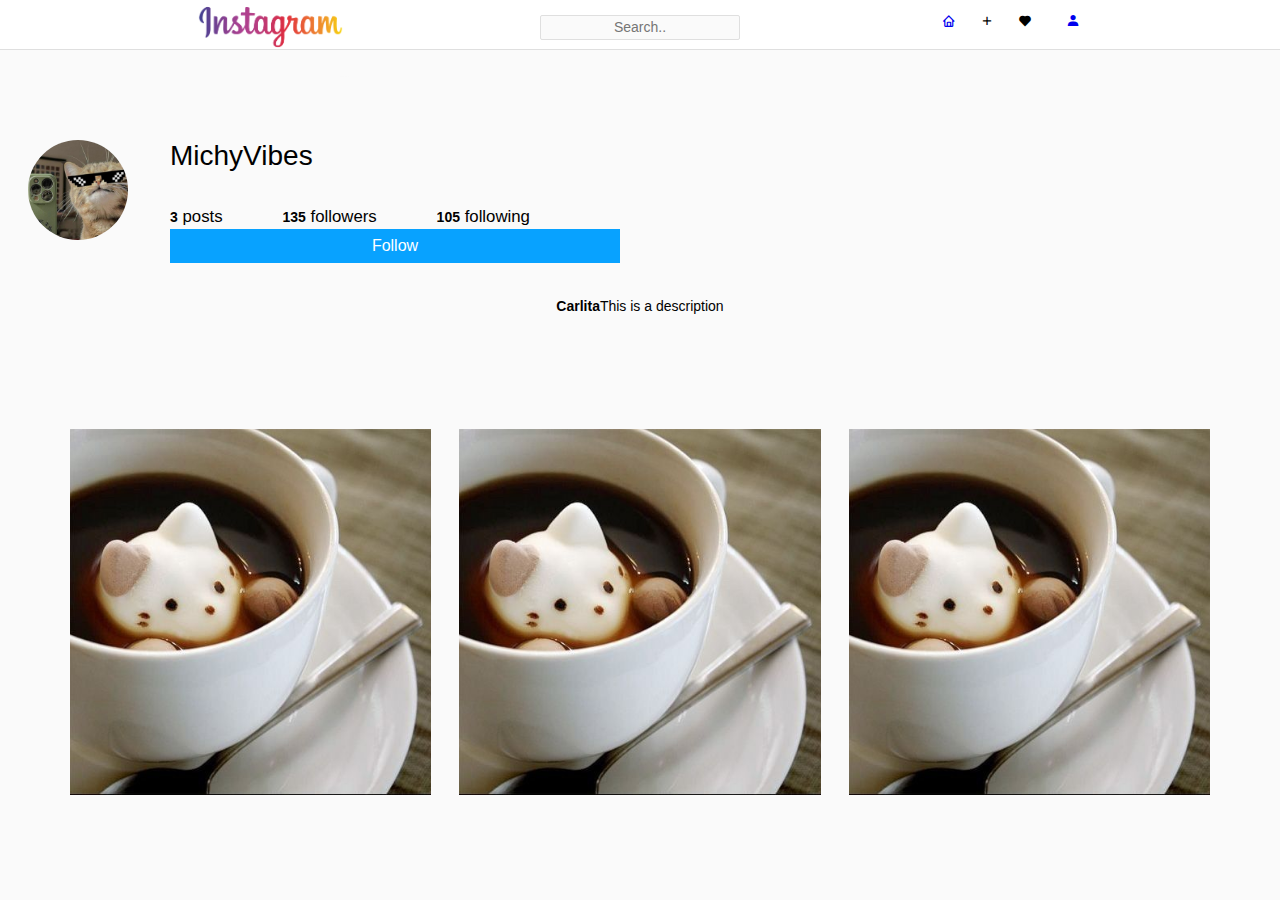
<file: proyecto 2/proyecto 2/user_profile4.html>
<!DOCTYPE html>
<html lang="en">
<head>
    <meta charset="UTF-8">
    <meta name="viewport" content="width=device-width, initial-scale=1.0">
    <title>Instagram/ user-profile</title>
    <link rel="stylesheet" href="css/styles.css">
    <link href='https://unpkg.com/boxicons@2.1.4/css/boxicons.min.css' rel='stylesheet'>
</head>
<body>

    <nav class="navbar">
        <div class="nav-wrapper">
            <img class="brand-img" src="images/logotipo-instagram.png">
            <form class="search-form">
                <input type="text" class="search-box" placeholder="search..">
            </form>
            <div class="nav-items">
                <a href="./index.html"><i class='bx bx-home'></i></a>
                <i class='bx bx-plus'></i>
                <i class='bx bxs-heart'></i>
                <div class="bx user-profile">
                    <a href="./profile.html"><i class='bx bxs-user'></i></a>
                </div>
            </div>
        </div>
    </nav>
<header class="profile-header">
    <div class="profile-container">
        <div class="profile">
            <div class="profile-image">
                <img src="images/user_profile4.jpg" alt=""> 
            </div>
            <div class="profile-user.settings" style="width: 35%; text-align: left;">
                <h1 class="profile-user-name">MichyVibes</h1>
            </div>
            <div class="profile-stats">
                <ul>
                    <li> <span class="profile-stat-count">3</span> posts</li>
                    <li> <span class="profile-stat-count">135</span> followers</li>
                    <li> <span class="profile-stat-count">105</span> following</li>
                </ul>

                <form action="">
                    <button type="submit" class="follow-btn-user-profile">Follow</button>
                </form>
            </div>
            <div class="profile-bio" style="text-align: center;width: 100%;">
                <p style="text-align: center;">
                    <span class="profile-real-name">Carlita</span>This is a description <!-- HAY Q ARREGLAR LA DESCRIPCION/BIO PARA Q SE ESTE EN EL LUGAR CORRECTO -->
                </p>
            </div>
        </div>
    </div>
</header>

<main>
    <div class="profile-container">
        <div class="gallery">
            <div class="gallery-item">
                <img src="images/1.jpg" class="gallery-image"> <!-- revisar img -->
                <div class="gallery-item-info">
                    <ul>
                        <li class="gallery-item-likes">
                            <i class='icon bx bxs-heart like-btn'></i>
                            <span class="hide-gallery-element"> 54 </span> <!-- aca solo numero-->
                        </li>
                        <li class="gallery-item-comments">
                            <i class='icon bx bx-message-rounded comment-btn'></i>
                            <span class="hiden-gallery-element">38</span> <!-- aca solo numero-->
                        </li>
                    </ul>
                </div>
            </div>

            <div class="gallery-item">
                <img src="images/1.jpg" class="gallery-image"> <!-- revisar img -->
                <div class="gallery-item-info">
                    <ul>
                        <li class="gallery-item-likes">
                            <i class='icon bx bxs-heart like-btn'></i>
                            <span class="hide-gallery-element"> 9 </span> <!-- aca solo numero-->
                        </li>
                        <li class="gallery-item-comments">
                            <i class='icon bx bx-message-rounded comment-btn'></i>
                            <span class="hiden-gallery-element">4</span> <!-- aca solo numero-->
                        </li>
                    </ul>
                </div>
            </div>

            <div class="gallery-item">
                <img src="images/1.jpg" class="gallery-image"> <!-- revisar img -->
                <div class="gallery-item-info">
                    <ul>
                        <li class="gallery-item-likes">
                            <i class='icon bx bxs-heart like-btn'></i>
                            <span class="hide-gallery-element">178</span> <!-- aca solo numero-->
                        </li>
                        <li class="gallery-item-comments">
                            <i class='icon bx bx-message-rounded comment-btn'></i>
                            <span class="hiden-gallery-element"> 89</span> <!-- aca solo numero-->
                        </li>
                    </ul>
                </div>
            </div>
        </div>
    </div>
</main>

<script src="js/profile.js"></script>
<script src="js/user_profile.js"></script>
</body>
</html>
</file>
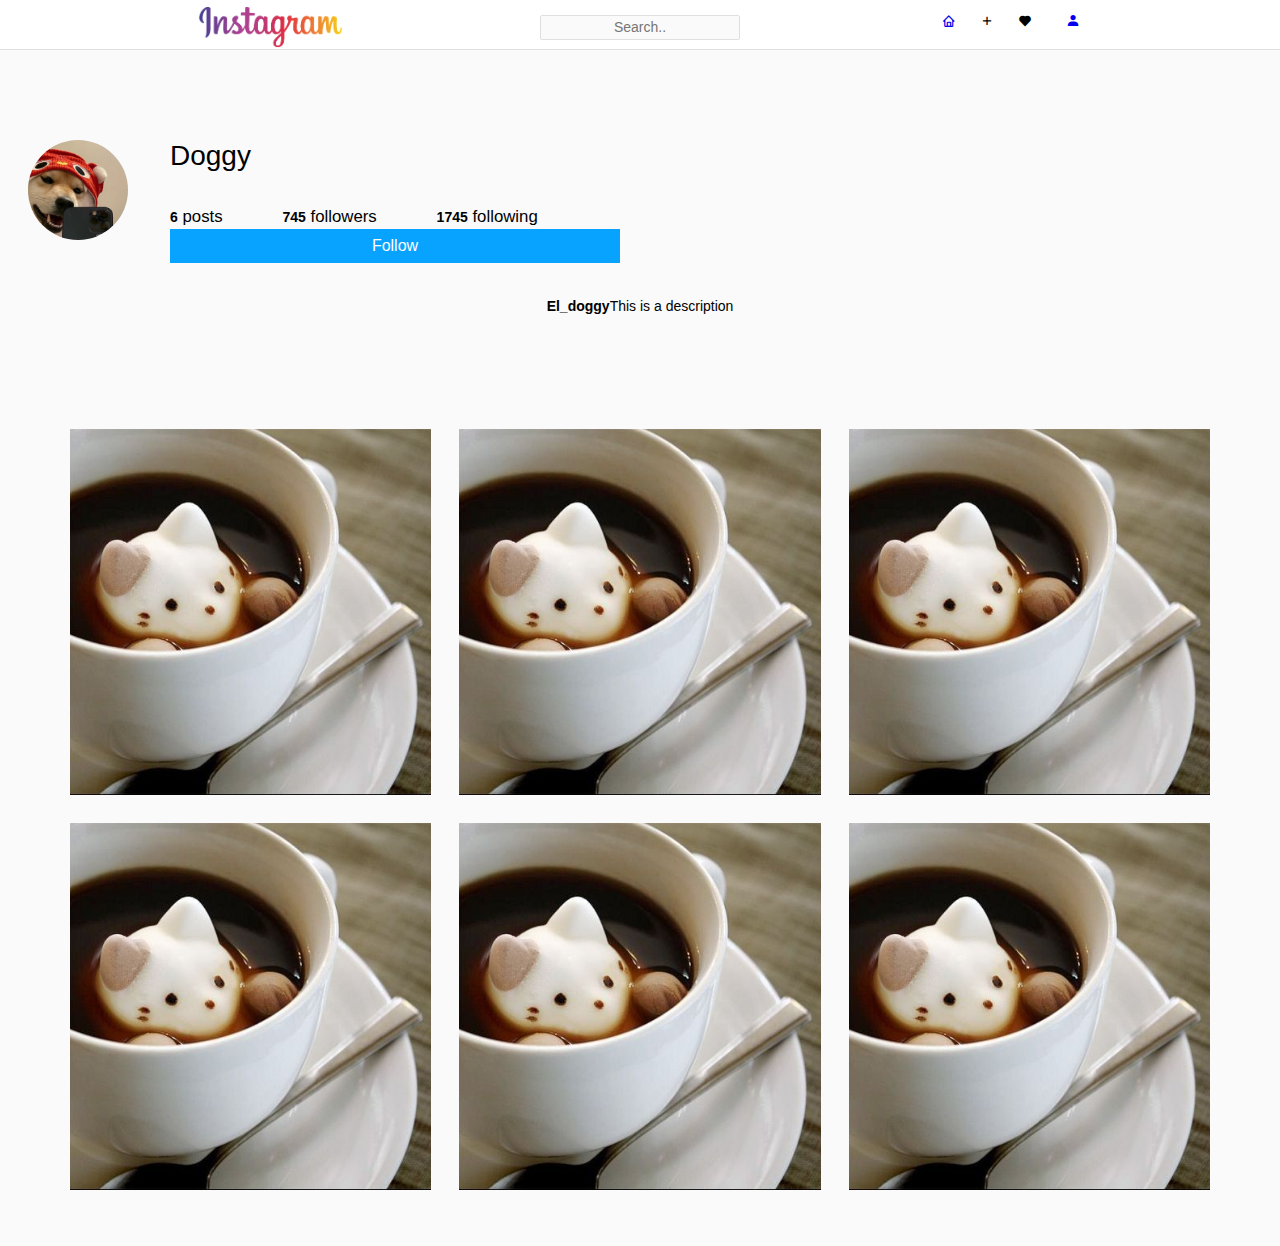
<file: proyecto 2/proyecto 2/user_profile5.html>
<!DOCTYPE html>
<html lang="en">
<head>
    <meta charset="UTF-8">
    <meta name="viewport" content="width=device-width, initial-scale=1.0">
    <title>Instagram/ user-profile</title>
    <link rel="stylesheet" href="css/styles.css">
    <link href='https://unpkg.com/boxicons@2.1.4/css/boxicons.min.css' rel='stylesheet'>
</head>
<body>

    <nav class="navbar">
        <div class="nav-wrapper">
            <img class="brand-img" src="images/logotipo-instagram.png">
            <form class="search-form">
                <input type="text" class="search-box" placeholder="search..">
            </form>
            <div class="nav-items">
                <a href="./index.html"><i class='bx bx-home'></i></a>
                <i class='bx bx-plus'></i>
                <i class='bx bxs-heart'></i>
                <div class="bx user-profile">
                    <a href="./profile.html"><i class='bx bxs-user'></i></a>
                </div>
            </div>
        </div>
    </nav>
<header class="profile-header">
    <div class="profile-container">
        <div class="profile">
            <div class="profile-image">
                <img src="images/user_profile5.jpg" alt=""> 
            </div>
            <div class="profile-user.settings" style="width: 35%; text-align: left;">
                <h1 class="profile-user-name">Doggy</h1>
            </div>
            <div class="profile-stats">
                <ul>
                    <li> <span class="profile-stat-count">6</span> posts</li>
                    <li> <span class="profile-stat-count">745</span> followers</li>
                    <li> <span class="profile-stat-count">1745</span> following</li>
                </ul>

                <form action="">
                    <button type="submit" class="follow-btn-user-profile">Follow</button>
                </form>
            </div>
            <div class="profile-bio" style="text-align: center;width: 100%;">
                <p style="text-align: center;">
                    <span class="profile-real-name">El_doggy</span>This is a description <!-- HAY Q ARREGLAR LA DESCRIPCION/BIO PARA Q SE ESTE EN EL LUGAR CORRECTO -->
                </p>
                </p>
            </div>
        </div>
    </div>
</header>

<main>
    <div class="profile-container">
        <div class="gallery">
            <div class="gallery-item">
                <img src="images/1.jpg" class="gallery-image"> <!-- revisar img -->
                <div class="gallery-item-info">
                    <ul>
                        <li class="gallery-item-likes">
                            <i class='icon bx bxs-heart like-btn'></i>
                            <span class="hide-gallery-element"> 48 </span> <!-- aca solo numero-->
                        </li>
                        <li class="gallery-item-comments">
                            <i class='icon bx bx-message-rounded comment-btn'></i>
                            <span class="hiden-gallery-element"> 58</span> <!-- aca solo numero-->
                        </li>
                    </ul>
                </div>
            </div>

            <div class="gallery-item">
                <img src="images/1.jpg" class="gallery-image"> <!-- revisar img -->
                <div class="gallery-item-info">
                    <ul>
                        <li class="gallery-item-likes">
                            <i class='icon bx bxs-heart like-btn'></i>
                            <span class="hide-gallery-element">321</span> <!-- aca solo numero-->
                        </li>
                        <li class="gallery-item-comments">
                            <i class='icon bx bx-message-rounded comment-btn'></i>
                            <span class="hiden-gallery-element">48</span> <!-- aca solo numero-->
                        </li>
                    </ul>
                </div>
            </div>

            <div class="gallery-item">
                <img src="images/1.jpg" class="gallery-image"> <!-- revisar img -->
                <div class="gallery-item-info">
                    <ul>
                        <li class="gallery-item-likes">
                            <i class='icon bx bxs-heart like-btn'></i>
                            <span class="hide-gallery-element">168</span> <!-- aca solo numero-->
                        </li>
                        <li class="gallery-item-comments">
                            <i class='icon bx bx-message-rounded comment-btn'></i>
                            <span class="hiden-gallery-element"> 49</span> <!-- aca solo numero-->
                        </li>
                    </ul>
                </div>
            </div>

            <div class="gallery-item">
                <img src="images/1.jpg" class="gallery-image"> <!-- revisar img -->
                <div class="gallery-item-info">
                    <ul>
                        <li class="gallery-item-likes">
                            <i class='icon bx bxs-heart like-btn'></i>
                            <span class="hide-gallery-element">455 </span>
                        </li>
                        <li class="gallery-item-comments">
                            <i class='icon bx bx-message-rounded comment-btn'></i>
                            <span class="hiden-gallery-element"> 123 </span> <!-- aca solo numero-->
                        </li>
                    </ul>
                </div>
            </div>

            <div class="gallery-item">
                <img src="images/1.jpg" class="gallery-image"> <!-- revisar img -->
                <div class="gallery-item-info">
                    <ul>
                        <li class="gallery-item-likes">
                            <i class='icon bx bxs-heart like-btn'></i>
                            <span class="hide-gallery-element"> 120 </span> <!-- aca solo numero-->
                        </li>
                        <li class="gallery-item-comments">
                            <i class='icon bx bx-message-rounded comment-btn'></i>
                            <span class="hiden-gallery-element">27</span> <!-- aca solo numero-->
                        </li>
                    </ul>
                </div>
            </div>

            <div class="gallery-item">
                <img src="images/1.jpg" class="gallery-image"> <!-- revisar img -->
                <div class="gallery-item-info">
                    <ul>
                        <li class="gallery-item-likes">
                            <i class='icon bx bxs-heart like-btn'></i>
                            <span class="hide-gallery-element">86</span> 
                        </li>
                        <li class="gallery-item-comments">
                            <i class='icon bx bx-message-rounded comment-btn'></i>
                            <span class="hiden-gallery-element">13 </span> 
                        </li>
                    </ul>
                </div>
            </div>
        </div>
    </div>
</main>

<script src="js/profile.js"></script>
<script src="js/user_profile.js"></script>
</body>
</html>
</file>
<file: proyecto 2/proyecto 2/css/styles.css>
*{
    margin: 0;
    padding: 0;
    box-sizing: border-box;
    font-family: "Roboto", sans-serif;
    font-size: 14px;

}

body{
    width: 100%;
    background: #fafafa;
    position: relative;
    font-family: "Roboto", sans-serif;
    padding-top: 40px;
}

*:focus{
    outline: none;
}

.navbar{
    position: fixed;
    top: 0;
    left: 0;
    width: 100%;
    height: 50px;
    background: #fff;
    border-bottom: 1px solid #dfdfdf;
    display: flex;
    justify-content: center;
    padding: 5px 0;
}

.nav-wrapper{
    width: 70%;
    max-width: 1000px;
    height: 100%;
    display: flex;
    justify-content: space-between;
    align-items: center;
}

.brand-img{
    height: 100px;
    margin-top: 5px;
}

.search-form{
    margin-bottom: 20px;
}

.search-box{
    position: absolute;
    left: 50%;
    transform: translateX(-50%);
    width: 200px;
    height: 25px;
    background: #fafafa;
    border: 1px solid #dfdfdf;
    border-radius: 2px;
    color: rgba(0, 0, 0, 0.5);
    text-align: center;
    text-transform: capitalize;
}

.search-form{
    margin-bottom: 20px;
}

.search-box{
    position: absolute;
    left: 50%;
    transform: translateX(-50%);
    width: 200px;
    height: 25px;
    background: #fafafa;
    border: 1px solid #dfdfdf;
    border-radius: 2px;
    color: rgba(0, 0, 0, 0.5);
    text-align: center;
    text-transform: capitalize;
}

.nav-items{
    height: 22px;
    position: relative;
}

.bx{
    height: 100%;
    cursor: pointer;
    margin: 0 10px;
    display: inline-block;
}

.user-profile{
    width: 22px;
    border-radius: 50%;
}

.main{
    width: 100%;
    padding: 40px;
    display: flex;
    justify-content: center;
    margin-top: 50px;
}

.wrapper{
    width: 80%;
    max-width: 1000px;
    display: grid;
    grid-template-columns: 60% 40%;
    grid-gap: 30px;
}

.left-col{
    display: flex;
    flex-direction: column;
}

.status-wrapper{
    width: 100%;
    height: 120px;
    background: #fff;
    border: 1px solid #dfdfdf;
    padding: 10px;
    padding-right: 0;
    border-radius: 2px;
    display: flex;
    align-items: center;
    overflow-x: auto;
}

.status-card{
    flex: 0 0 auto;
    width: 80px;
    max-width: 80px;
    display: flex;
    flex-direction: column;
    align-items: center;
    margin-right: 15px;
}

.profile-pic{
    width: 70px;
    height: 70px;
    border-radius: 50%;
    padding: 3px;
    background: linear-gradient(45deg, rgb(255,230,0),rgb(255,0,128)80%);
}

.profile-pic img{
    width: 100%;
    height: 100%;
    object-fit: cover;
    border-radius: 50%;
    border: 2px solid #fff;
}

.username{
    width: 100%;
    text-align: center;
    font-size: 12px;
    margin-top: 5px;
    color: rgba(0, 0, 0, 0.5);
}

.post{
    width: 100%;
    height: 900px;
    background: #fff;
    border: 1px solid #dfdfdf;
    margin-top: 10px;
}

.info{
    width: 100%;
    height: 60px;
    display: flex;
    justify-content: space-between;
    align-items: center;
    padding: 0 20px;
}

.info .username{
    width: auto;
    font-weight: bold;
    font-size: 14px;
    color: #000;
    margin-left: 10px;
}

.info .options{
    height: 10px;
    cursor: pointer;
}

.info .user{
    display: flex;
    align-items: center;
}

.info .profile-pic{
    width: 50px;
    height: 50px;
    padding: 0;
    background: none;
}

.info .profile-pic img{
    border: none;
}

.post-image{
    width: 100%;
    height: 500px;
    object-fit: cover;
}

.post-content{
    width: 100%;
    padding: 20px;
}

.likes{
    font-weight: bold;
}

.description{
    margin: 10px 0;
    font-size: 14px;
    line-height: 20px;
}

.description span{
    font-weight: bold;
    margin-right: 10px;
}

.post-time{
    color: rgba(0, 0, 0, 0.5);
    font-size: 12px;
}

.comment-wrapper{
    width: 100%;
    height: 50px;
    border: 1px solid #dfdfdf;
    display: flex;
    justify-content: space-between;
    align-items: center;
}

.comment-wrapper .icon{
    height: 30px;
    border-radius: 50%;
    margin: 10px 10px;
}

.comment-box{
    width: 80%;
    height: 50px;
    border: none;
    outline: none;
    font-size: 14px;
}
.add-comment-btn{
    width: 70px;
    height: 100%;
    background: none;
    border: none;
    outline: none;
    text-transform: capitalize;
    font-size: 16px;
    color: rgb(0, 162, 255);
    opacity: 0.5;
    cursor: pointer;
}

.comment-btn, 
.logout-btn,
.follow-btn{
    width: 70px;
    height: 100%;
    background: none;
    border: none;
    outline: none;
    text-transform: capitalize;
    font-size: 16px;
    color: rgb(0, 162, 255);
    opacity: 0.5;
}

.reaction-wrapper{
    width: 100%;
    height: 50px;
    display: flex;
    margin-top: -20px;
    align-items: center;
}

.reaction-wrapper .icon{
    height: 25px;
    margin: 0;
    margin-right: 20px;
}

.rigth-col{
    padding: 20px;
}

.profile-card,
.suggestion-card{
    width: fit-content;
    display: flex;
    justify-content: center;
    align-items: center;
    margin-bottom: 10px;
}

.profile-card .profile-pic{
    flex: 0 0 auto;
    padding: 0;
    background: none;
    width: 70px;
    height: 70px;
    margin-right: 10px;
}

.profile-card .profile-pic img{
    border: none;
    width: 70px;
    height: 70px;
}

.profile-card .username,
.suggestion-card .username{
    font-weight: 500;
    font-size: 14px;
    color: #000;
    margin-bottom: 0;
}

.profile-card .sub-text,
.suggestion-card .sub-text{
    color: #000;
    font-size: 12px;
    font-weight: 500;
    margin-top: 2px;
    margin-bottom: 0;
}

.logout-btn, 
.follow-btn{
    opacity: 1;
    font-weight: 700;
    font-size: 12px;
}

.suggestion-card .suggestion-pic{
    flex: 0 0 ;
    padding: 0;
    background: none;
    width: 50px;
    height: 50px;
    margin-right: 10px;
}

.suggestion-card .suggestion-pic img{
    border: none;
    border-radius: 50%;
    width: 50px;
    height: 50px;
}

.suggestion-text{
    font-size: 14px;
    color: rgba(0, 0, 0, 0.5);
    font-weight: 700;
    margin: 20px 0;
}


/* login */

.container{
    height: 100vh;
    display: flex;
    flex-direction: column;
}

.main-container{
    display: flex;
    flex-grow: 1;
}

.main-content{
    margin: 30px auto;
    display: flex;
    align-items: center;
    justify-content: center;
    max-width: 930px;
    flex-grow: 1;
}

.slide-container{
    height: 620px;
    flex-basis: 450px;
}

.slide-content{
    margin: 100px 0 0 150px;
    position: relative;
}

.slide-container img{
    position: absolute;
    inset: 0;
    opacity: 0;
    visibility: hidden;
}

.slide-container img.active{
    opacity: 1;
    visibility: visible;
}

/* Login Form */

.form-conatiner{
    flex-grow: 1;
    max-width: 350px;
    display: flex;
    flex-direction: column;
    justify-content: center;
}

.box{
    border: 1 solid #dfdfdf;
    background-color: #fff;
    border-radius: 3px;
}

.form-content{
    margin-bottom: 10px;
    padding: 10px;
}

.form-content .logo{
    text-align: center;
    height: 50px;
    width: 175px;
    margin: 10px auto 20px auto;
}

.form-content .logo img{
    max-width: 100px;
}

.login-form{
    padding-top: 25px;
    margin-bottom: 10px;
}

.form-group{
    margin: 0 40px 6px;
}

.login-input{
    height: 35px;
    border: 1px solid #dfdfdf;
    border-radius: 3px;
    position: relative;
}

.login-input input{
    width: 100%;
    height: 100%;
    padding: 9px 8px 7px;
    border: 0;
    outline: 0;
    background: #fafafa;
    color: #000;
    font-size: 12px;
}

.login-input input::placeholder{
    font-size: 12px;
}

.btn-group{
    padding: 8px 12px;
    width: 100%;
}

.login-btn{
    width: 100%;
    border: 1px solid transparent;
    outline: 0;
    background: rgb(0, 162, 255);
    color: #fff;
    font-weight: 600;
    font-size: 14px;
    line-height: 18px;
    padding: 5px 10px;
    border-radius: 5px;
}

.or{
    display: flex;
    justify-content: center;
    align-items: center;
    margin: 0 auto;
}

.or hr{
    width: 35%;
    margin: 0 10px;
}

.or span{
    color: #919191;
}

.goto{
    padding: 10px;
    margin-bottom: 10px;
}

.goto p{
    font-size: 14px;
    margin: 15px;
    text-align: center;
}

.goto a{
    text-decoration: none;
    color: rgb(0, 162, 255);
    font-size: 14px;
    line-height: 18px;
    font-weight: 600;
}

.app-dowload{
    display: flex;
    flex-direction: column;
}

.app-download p{
    font-size: 14px;
    line-height: 18px;
    text-align: center;
    margin: 10px 20px;
}

.store-link{
    display: flex;
    align-items: center;
    justify-content: center;
    padding: 10px;
}

.store-link a img{
    height: 40px;
}

.store-link a:nth-child(1){
    margin-right: 8px;
}
/*Profile Page*/

.profile-header{
    margin-top: 30px;
}
.profile-container{
    max-width: 95.5rem;
    margin: 0 auto;
    padding: 0 2rem;
}
.profile-btn{
    display: inline-block;
    font: inherit;
    background: none;
    border: none;
    color: inherit;
    padding: 0;
    cursor: pointer;
}
.profile-btn:focus{
    outline: 0.5rem auto #4d9Bfe;
}

.profile{
    padding: 5rem 0;
}
.profile::after{
    content: "";
    display: block;
    clear: both;
}
.profile-image{
    float: left;
    width: calc(33,333% -  1rem);
    display: flex;
    justify-content: center;
    align-items: center;
    margin-right: 3rem;
}
.profile-image img{
    border-radius: 50%;
    width: 100px;
    height: 100px;
}
.profile-user-settings, .profile-stats, .profile-bio{
    float: left;
    width: calc(66.666% -2rem);
}
.profile-user-settings{
    margin-top: 1.1rem;

}

.profile-user-name{
    display: inline-block;
    font-size: 2rem;
    font-weight: 300;
}
.profile-edit-btn{
    font-size: 1.2rem;
    line-height: 1.6+rem;
    border: 0.1rem solid#dbdbdb;
    border-radius: 0.3rem;
    padding: 0 2.4rem;
    margin-left: 2rem;
}
.profile-settings-btn{
    font-size: 2rem;
    margin-left: 1rem;
}
.profile-stats{
    margin-top: 2.3rem;
}
.profile-stats li{
    display: inline-block;
    font-size: 1.2rem;
    line-height: 1.5;
    margin-right: 4rem;
    cursor: pointer;
}

.profile-bio{
    font-size: 1.2rem;
    font-weight: 400;
    line-height: 1.5;
    margin-top: 2.3rem;
}
.profile-real-name, .profile-stat-count, .profile-edit-btn{
    font-weight: 600;
}
/*Gallery*/
.gallery{
    display: flex;
    flex-wrap: wrap;
    margin: -1rem -1rem;
    padding: 3rem;
}

.gallery-item{
    position: relative;
    flex: 1 0 22rem;
    margin: 1rem;
    color: #fff;
    cursor: pointer;
}
.gallery-item:hover .gallery-item-info, .gallery-item:focus .gallery-item-info{
    display: flex;
    justify-content: center;
    align-items: center;
    position: absolute;
    top: 0;
    width: 100%;
    height: 100%;
    background: rgba(0, 0, 0, 0.3);
}
.gallery-item-info{
    display: none;
}
.gallery-item-info li{
    display: inline-block;
    font-size:1.2rem;
    font-weight: 400;
}
.gallery-item-likes{
    margin-right: 2rem;
}
.gallery-item-comments i{
    color: #fff;
}
.gallery-image{
    width: 100%;
    height: 100%;
    object-fit: cover;
}

.follow-btn-user-profile{
    display: inline-block;
    background: rgb(8, 162, 255);
    color: #fff;
    font-size: 16px;
    padding: 8px;
    border: none;
    width: 450px;
}
.follow-btn-user-profile.following {
    background-color: #ccc; 
    color: #fff; 
}

/* Edit profile */

.edit-profile-image{
    width: 100px;
    height: 100px;
    border-radius: 50%;
    margin: 5px;
}

.search-result-item-btn button{
    color: rgb(0, 162, 255);
    background: none;
    outline: none;
    border: none;
    font-size: 14px;
    float: right;
}

.update_profile_btn{
    display: inline-block;
    background: rgb(0, 162, 255);
    color: #fff;
    font-size: 16px;
    padding: 5px;
    border: none;
    text-align: center;
    outline: none;
    width: 100%;
}

/* Footer */
.footer{
    padding-bottom: 52px;
    padding-top: 25px;
}

.links{
    display: flex;
    align-items: center;
    justify-content: center;
    flex-wrap: wrap;
}

.links a{
    text-decoration: none;
    color: #000;
    font-size: 13px;
    line-height: 18px;
    margin: 0 8px 12px 8px;
}

.copyright{
    padding: 12px 0;
    color: #000;
    font-size: 12px;
    line-height: 18px;
    text-align: center;
}

/* Dark Mode */
.dark{
    background: #151515;
    border: 1px solid #262626;
    color: #dfdfdf;
}

.dark-mode-link{
    color: #fff !important;

}

/* Responsive*/

@media (max-width:1100px){
    .rigth-col, 
    .search-box{
        display: none;
    }
    .nav-wrapper, 
    .wrapper{
        width: 90%;
    }
    .wrapper{
        display: block;
    }
}

/* small screens */

@media (max-width: 500px){
    .nav-items .icon{
        margin: 0 5px;
    }
    .post-image{
        height: 300px;
    }
}

/* Login */
@media only screen and (max-width: 850px){
    .slide-container{
        display: none;
    }
}

@media only screen and (max-width: 500px){
    .main-container{
        margin-top: 0;
    }
    .box{
        border: 0;
    }
}

/*Gallery*/

@media screen and (max-width: 800px){
    .profile{
        display: flex;
        flex-wrap: wrap;
        padding: 4rem 0;
    }
    .profile:after{
        display: none;
    }
    .profile-image, .profile-user-settings, .profile-bio, .profile-stats{
        float: none;
        width: auto;
        margin: 5px auto;
    }
    .profile-stats li{
        display: block;
    }
    .profile-image{
        margin: 0 auto;
    }
    .profile-user-name{
        font-size: 20px;
    }
}
</file>
